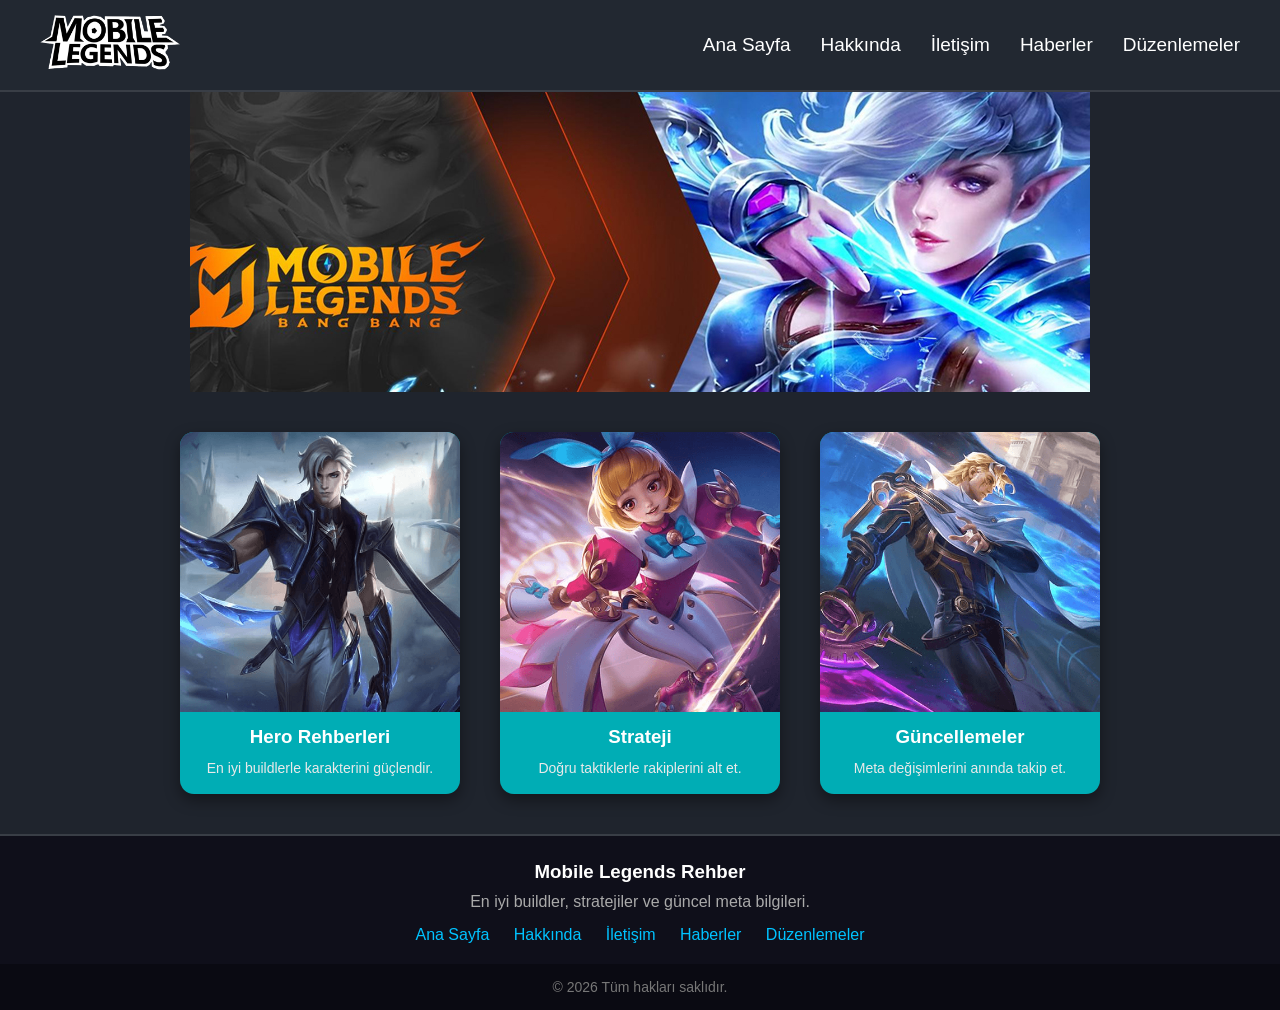
<file: index.html>
<!DOCTYPE html>
<html lang="tr">
<head>
    <meta charset="UTF-8">
    <meta name="viewport" content="width=device-width, initial-scale=1.0">
    <title>Ana Sayfa</title>
    <link rel="stylesheet" href="stil.css">
    <link rel="icon" type="image/png" href="img/fawicon.png">
</head>

<body>

<div id="anadiv">

    <header>
        <div class="logo">
            <img src="img/logo.png" alt="logo">
        </div>

        <nav>
            <ul>
                <li><a href="ana_sayfa.html">Ana Sayfa</a></li>
                <li><a href="hakkinda.html">Hakkında</a></li>
                <li><a href="iletisim.html">İletişim</a></li>
                <li><a href="haberler.html">Haberler</a></li>
                <li><a href="duzenlemeler.html">Düzenlemeler</a></li>
            </ul>
        </nav>
    </header>

    <!-- SLIDER -->
    <section class="banner">
        <div class="slide active">
            <img src="img/hazirbanner.jpg" alt="banner 1" >
        </div>

        <div class="slide">
            <img src="img/hazirbanner1.jpg" alt="banner 2">
        </div>

        <div class="slide">
            <img src="img/hazirbanner2.jpg" alt="banner 3">
        </div>
    </section>

    <!-- BOX SECTION -->
    <section class="boxes">

        <div class="box">
            <img src="img/aomon.png" alt="Aamon hero">
            <h3>Hero Rehberleri</h3>
            <p>En iyi buildlerle karakterini güçlendir.</p>
        </div>

        <div class="box">
            <img src="img/Angela.png" alt="Angela hero">
            <h3>Strateji</h3>
            <p>Doğru taktiklerle rakiplerini alt et.</p>
        </div>

        <div class="box">
            <img src="img/Nolan.png" alt="Nolan hero">
            <h3>Güncellemeler</h3>
            <p>Meta değişimlerini anında takip et.</p>
        </div>

    </section>

    <!-- FOOTER -->
    <footer>
        <div class="footer-content">
            <h3>Mobile Legends Rehber</h3>
            <p>En iyi buildler, stratejiler ve güncel meta bilgileri.</p>

            <div class="footer-links">
               <a href="ana_sayfa.html">Ana Sayfa</a>
            <a href="hakkinda.html">Hakkında</a>
            <a href="iletisim.html">İletişim</a>
            <a href="haberler.html">Haberler</a>
            <a href="duzenlemeler.html">Düzenlemeler</a>
            </div>
        </div>

        <div class="footer-bottom">
            <p>© 2026 Tüm hakları saklıdır.</p>
        </div>
    </footer>

</div>

<script>
let slides = document.querySelectorAll(".slide");
let index = 0;

setInterval(() => {
    slides[index].classList.remove("active");
    index = (index + 1) % slides.length;
    slides[index].classList.add("active");
}, 3000);
</script>

</body>
</html>
</file>
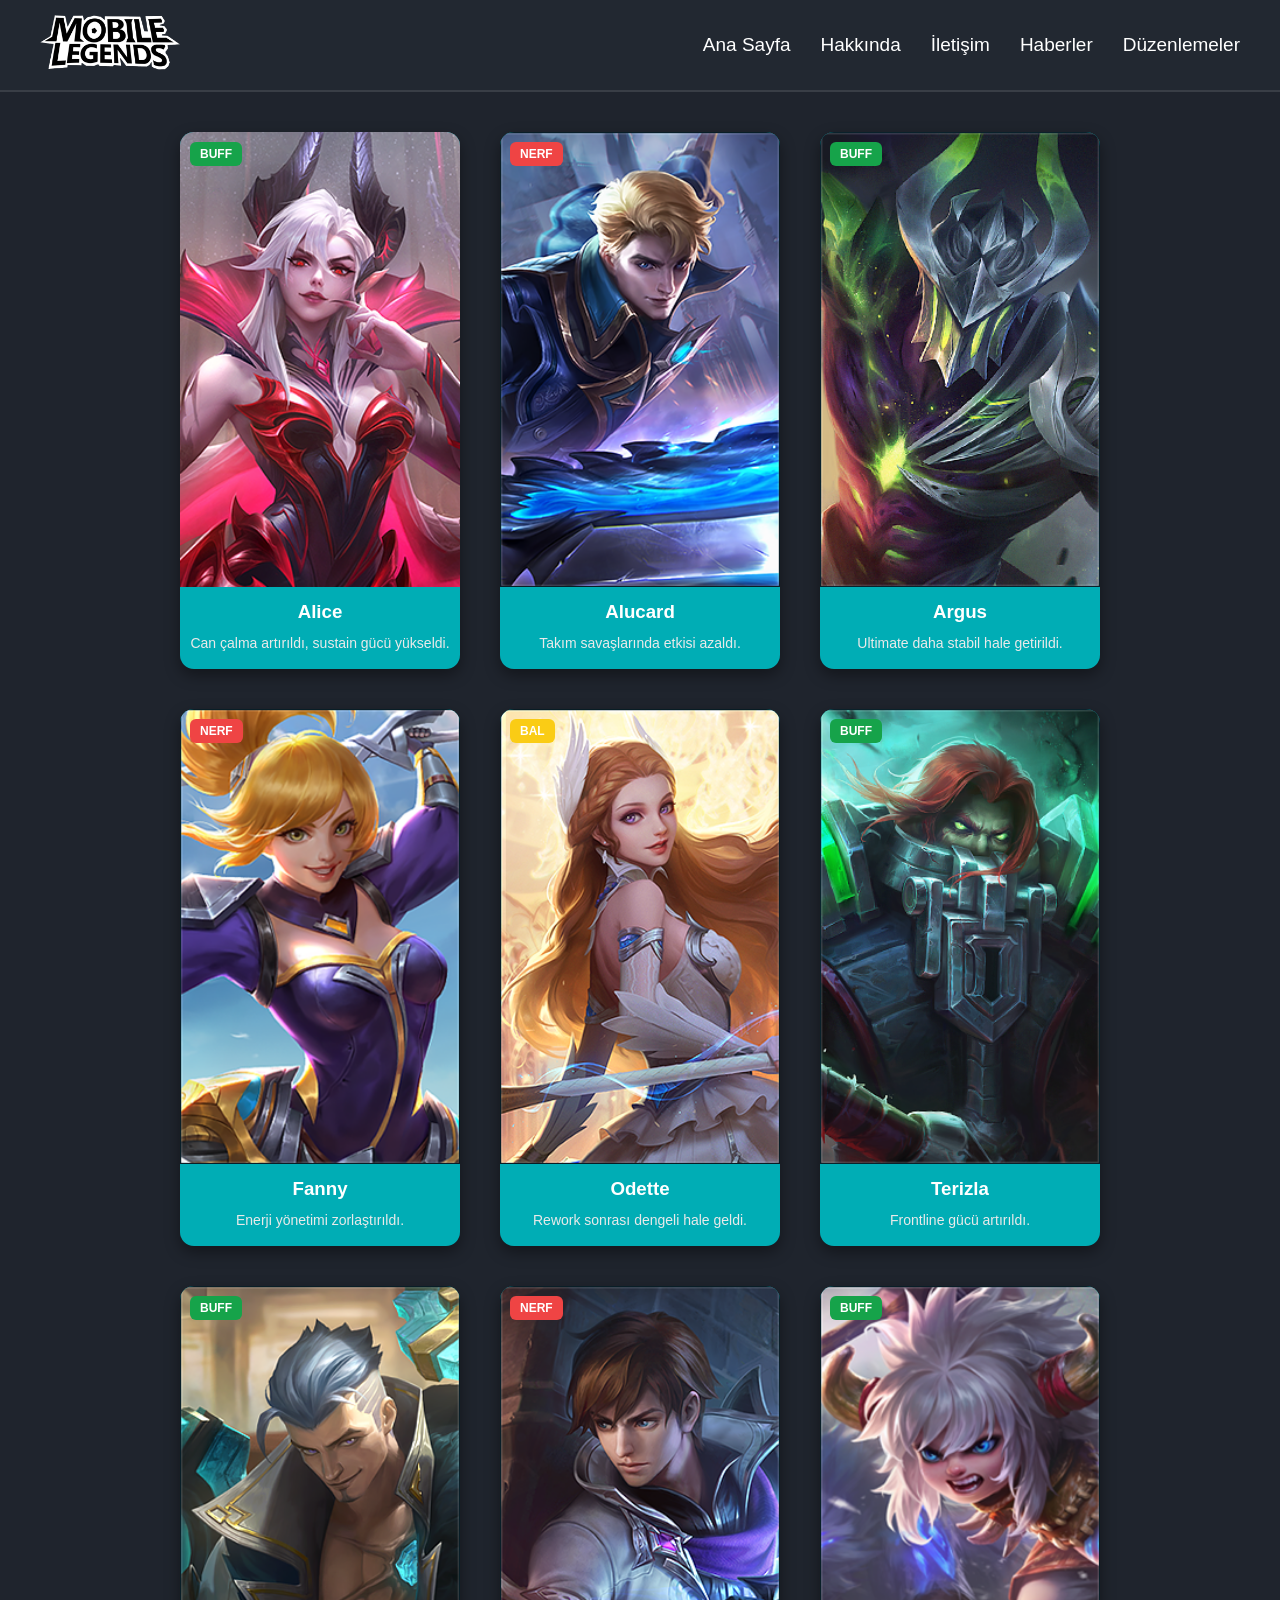
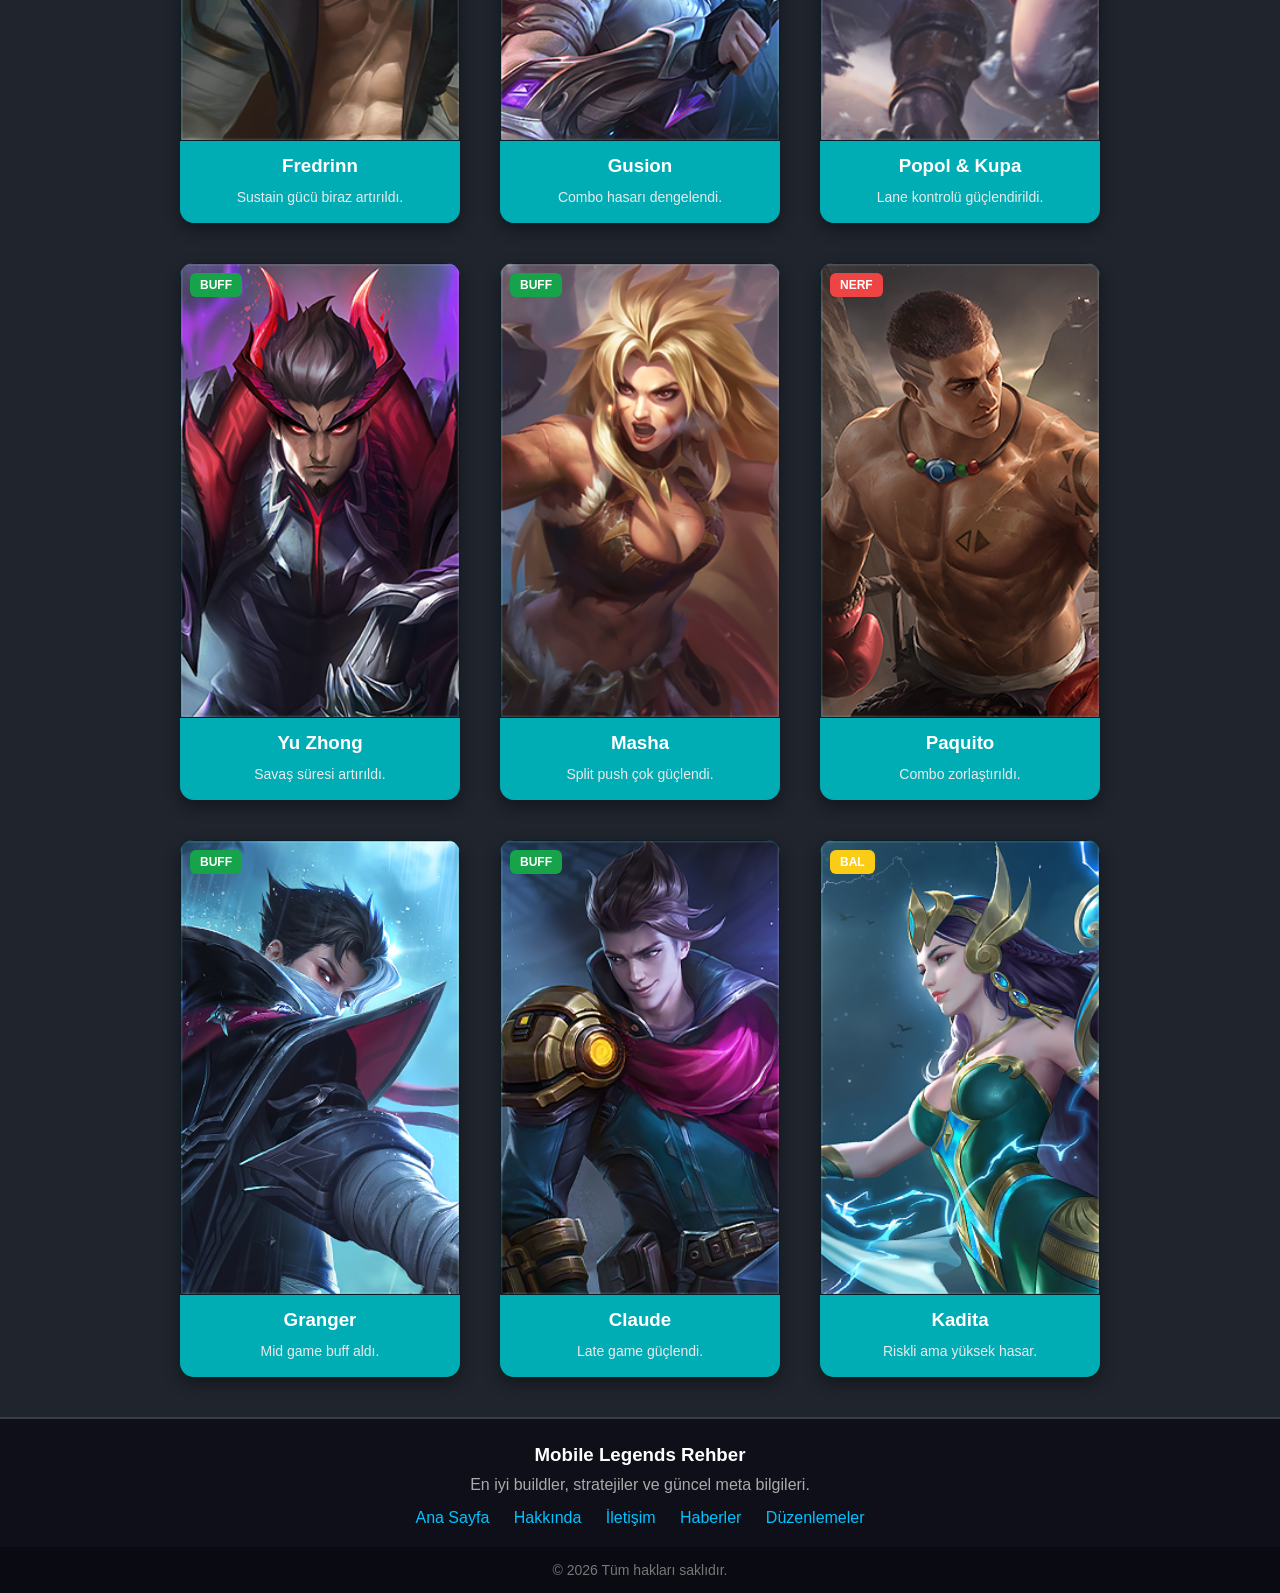
<file: duzenlemeler.html>
<!DOCTYPE html>
<html lang="tr">
<head>
    <meta charset="UTF-8">
    <meta name="viewport" content="width=device-width, initial-scale=1.0">
    <title>Düzenlemeler</title>
    <link rel="stylesheet" href="stil.css">
     <link rel="icon" type="image/png" href="img/fawicon.png">
</head>

<body>

<div id="anadiv">

    <header>
        <div class="logo">
            <img src="img/logo.png" alt="logo">
        </div>

        <nav>
            <ul>
                <li><a href="index.html">Ana Sayfa</a></li>
                <li><a href="hakkinda.html">Hakkında</a></li>
                <li><a href="iletisim.html">İletişim</a></li>
                <li><a href="haberler.html">Haberler</a></li>
                <li><a href="duzenlemeler.html">Düzenlemeler</a></li>
            </ul>
        </nav>
    </header>

<section class="boxes">

    <div class="box buff">
        <span class="tag">BUFF</span>
        <img src="img/alice.png">
        <h3>Alice</h3>
        <p>Can çalma artırıldı, sustain gücü yükseldi.</p>
    </div>

    <div class="box nerf">
        <span class="tag">NERF</span>
        <img src="img/alucard.png">
        <h3>Alucard</h3>
        <p>Takım savaşlarında etkisi azaldı.</p>
    </div>

    <div class="box buff">
        <span class="tag">BUFF</span>
        <img src="img/argus.png">
        <h3>Argus</h3>
        <p>Ultimate daha stabil hale getirildi.</p>
    </div>

    <div class="box nerf">
        <span class="tag">NERF</span>
        <img src="img/fanny.png">
        <h3>Fanny</h3>
        <p>Enerji yönetimi zorlaştırıldı.</p>
    </div>

    <div class="box balanced">
        <span class="tag">BAL</span>
        <img src="img/odette.png">
        <h3>Odette</h3>
        <p>Rework sonrası dengeli hale geldi.</p>
    </div>

    <div class="box buff">
        <span class="tag">BUFF</span>
        <img src="img/terizla.png">
        <h3>Terizla</h3>
        <p>Frontline gücü artırıldı.</p>
    </div>

    <div class="box buff">
        <span class="tag">BUFF</span>
        <img src="img/freddrin.png">
        <h3>Fredrinn</h3>
        <p>Sustain gücü biraz artırıldı.</p>
    </div>

    <div class="box nerf">
        <span class="tag">NERF</span>
        <img src="img/gusion.png">
        <h3>Gusion</h3>
        <p>Combo hasarı dengelendi.</p>
    </div>

    <div class="box buff">
        <span class="tag">BUFF</span>
        <img src="img/popol.png">
        <h3>Popol & Kupa</h3>
        <p>Lane kontrolü güçlendirildi.</p>
    </div>

    <div class="box buff">
        <span class="tag">BUFF</span>
        <img src="img/yuzhong.png">
        <h3>Yu Zhong</h3>
        <p>Savaş süresi artırıldı.</p>
    </div>

    <div class="box buff">
        <span class="tag">BUFF</span>
        <img src="img/masha.png">
        <h3>Masha</h3>
        <p>Split push çok güçlendi.</p>
    </div>

    <div class="box nerf">
        <span class="tag">NERF</span>
        <img src="img/paquito.png">
        <h3>Paquito</h3>
        <p>Combo zorlaştırıldı.</p>
    </div>

    <div class="box buff">
        <span class="tag">BUFF</span>
        <img src="img/granger.png">
        <h3>Granger</h3>
        <p>Mid game buff aldı.</p>
    </div>

    <div class="box buff">
        <span class="tag">BUFF</span>
        <img src="img/claude.png">
        <h3>Claude</h3>
        <p>Late game güçlendi.</p>
    </div>

    <div class="box balanced">
        <span class="tag">BAL</span>
        <img src="img/kadita.png">
        <h3>Kadita</h3>
        <p>Riskli ama yüksek hasar.</p>
    </div>

</section>



    

    <!-- FOOTER -->
    <footer>
        <div class="footer-content">
            <h3>Mobile Legends Rehber</h3>
            <p>En iyi buildler, stratejiler ve güncel meta bilgileri.</p>

            <div class="footer-links">
                <a href="index.html">Ana Sayfa</a>
            <a href="hakkinda.html">Hakkında</a>
            <a href="iletisim.html">İletişim</a>
            <a href="haberler.html">Haberler</a>
            <a href="duzenlemeler.html">Düzenlemeler</a>
            </div>
        </div>

        <div class="footer-bottom">
            <p>© 2026 Tüm hakları saklıdır.</p>
        </div>
    </footer>

</div>

<script>
let slides = document.querySelectorAll(".slide");
let index = 0;

setInterval(() => {
    slides[index].classList.remove("active");
    index = (index + 1) % slides.length;
    slides[index].classList.add("active");
}, 3000);
</script>

</body>
</html>
</file>
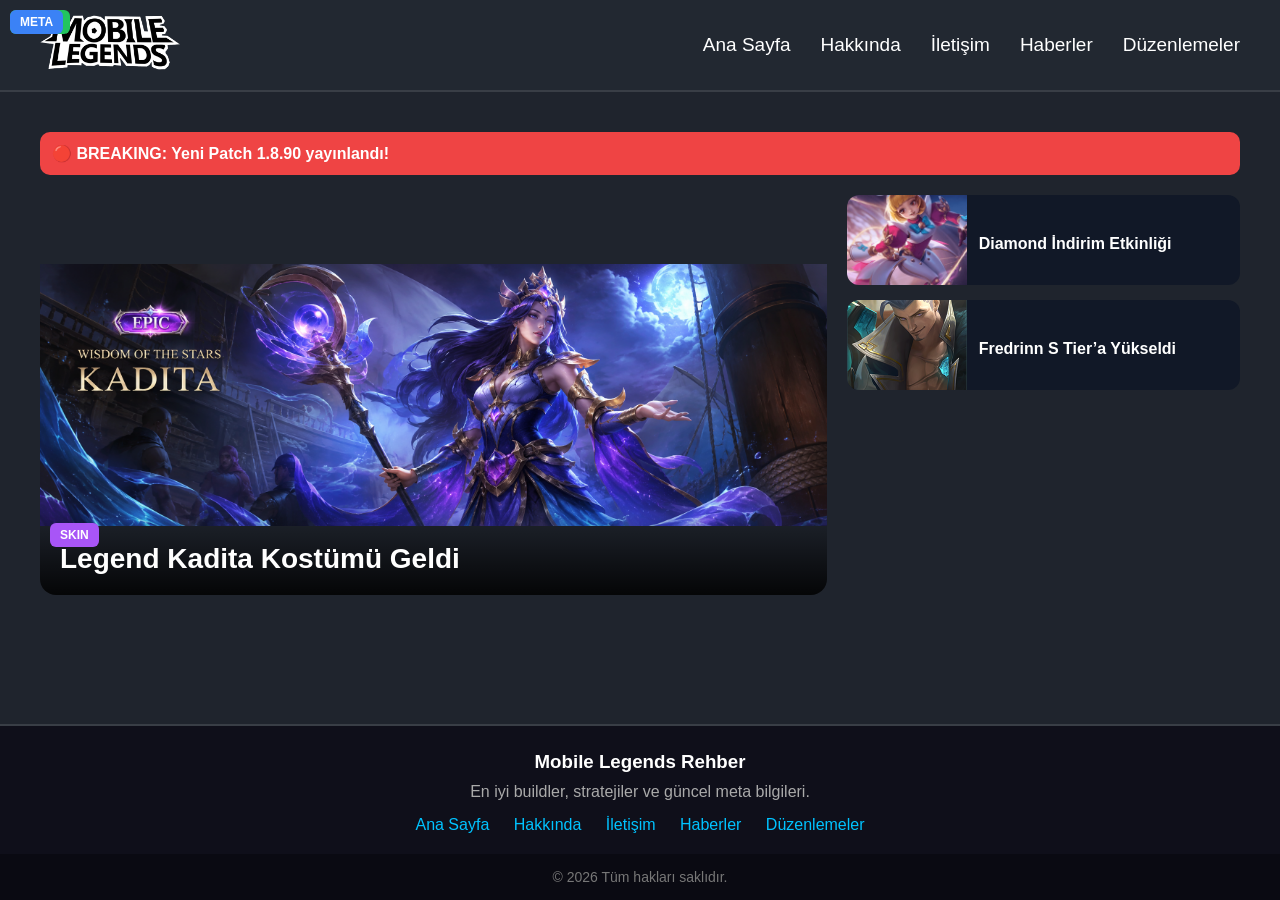
<file: haberler.html>
<!DOCTYPE html>
<html lang="tr">
<head>
    <meta charset="UTF-8">
    <meta name="viewport" content="width=device-width, initial-scale=1.0">
    <title>Haberler</title>
    <link rel="stylesheet" href="stil.css">
    <link rel="icon" type="image/png" href="img/fawicon.png">
</head>

<body>

<div id="anadiv">

<header>
    <div class="logo">
        <img src="img/logo.png" alt="logo">
    </div>

    <nav>
        <ul>
            <li><a href="index.html">Ana Sayfa</a></li>
            <li><a href="hakkinda.html">Hakkında</a></li>
            <li><a href="iletisim.html">İletişim</a></li>
            <li><a href="haberler.html">Haberler</a></li>
            <li><a href="duzenlemeler.html">Düzenlemeler</a></li>
        </ul>
    </nav>
</header>

<!-- ABOUT -->
<section class="news-container">

    <!-- BREAKING -->
    <div class="breaking">
        🔴 BREAKING: Yeni Patch 1.8.90 yayınlandı!
    </div>

    <!-- FEATURED SLIDER -->
    <div class="slider">

        <div class="slide active">
            <img src="img/epickadita.png">
            <div class="caption">
                <span class="tag skin">SKIN</span>
                <h2>Legend Kadita Kostümü Geldi</h2>
            </div>
        </div>

        <div class="slide">
            <img src="img/batllepas.png">
            <div class="caption">
                <span class="tag pass">PASS</span>
                <h2>Sezon 30 Battle Pass Aktif</h2>
            </div>
        </div>

        <div class="slide">
            <img src="img/newmeta.png">
            <div class="caption">
                <span class="tag meta">META</span>
                <h2>Yeni Meta Açıklandı</h2>
            </div>
        </div>

    </div>

    <!-- SIDE NEWS -->
    <div class="side-news">

        <div class="card">
            <img src="img/Angela.png">
            <div>
                <span class="tag event">EVENT</span>
                <h4>Diamond İndirim Etkinliği</h4>
            </div>
        </div>

         <div class="card">
            <img src="img/freddrin.png">
            <div>
               <span class="tag meta">META</span>
                <h4>Fredrinn S Tier’a Yükseldi</h4>
            </div>
        </div>

    </div>

</section>
<!-- FOOTER (ARTIK DIŞARIDA!) -->
<footer>
    <div class="footer-content">
        <h3>Mobile Legends Rehber</h3>
        <p>En iyi buildler, stratejiler ve güncel meta bilgileri.</p>

        <div class="footer-links">
            <a href="index.html">Ana Sayfa</a>
            <a href="hakkinda.html">Hakkında</a>
            <a href="iletisim.html">İletişim</a>
            <a href="haberler.html">Haberler</a>
            <a href="duzenlemeler.html">Düzenlemeler</a>
        </div>
    </div>

    <div class="footer-bottom">
        <p>© 2026 Tüm hakları saklıdır.</p>
    </div>
</footer>

</div>
<script>
let slides = document.querySelectorAll(".slide");
let i = 0;

setInterval(() => {
    slides[i].classList.remove("active");
    i = (i + 1) % slides.length;
    slides[i].classList.add("active");
}, 4000);
</script>
</body>
</html>
</file>
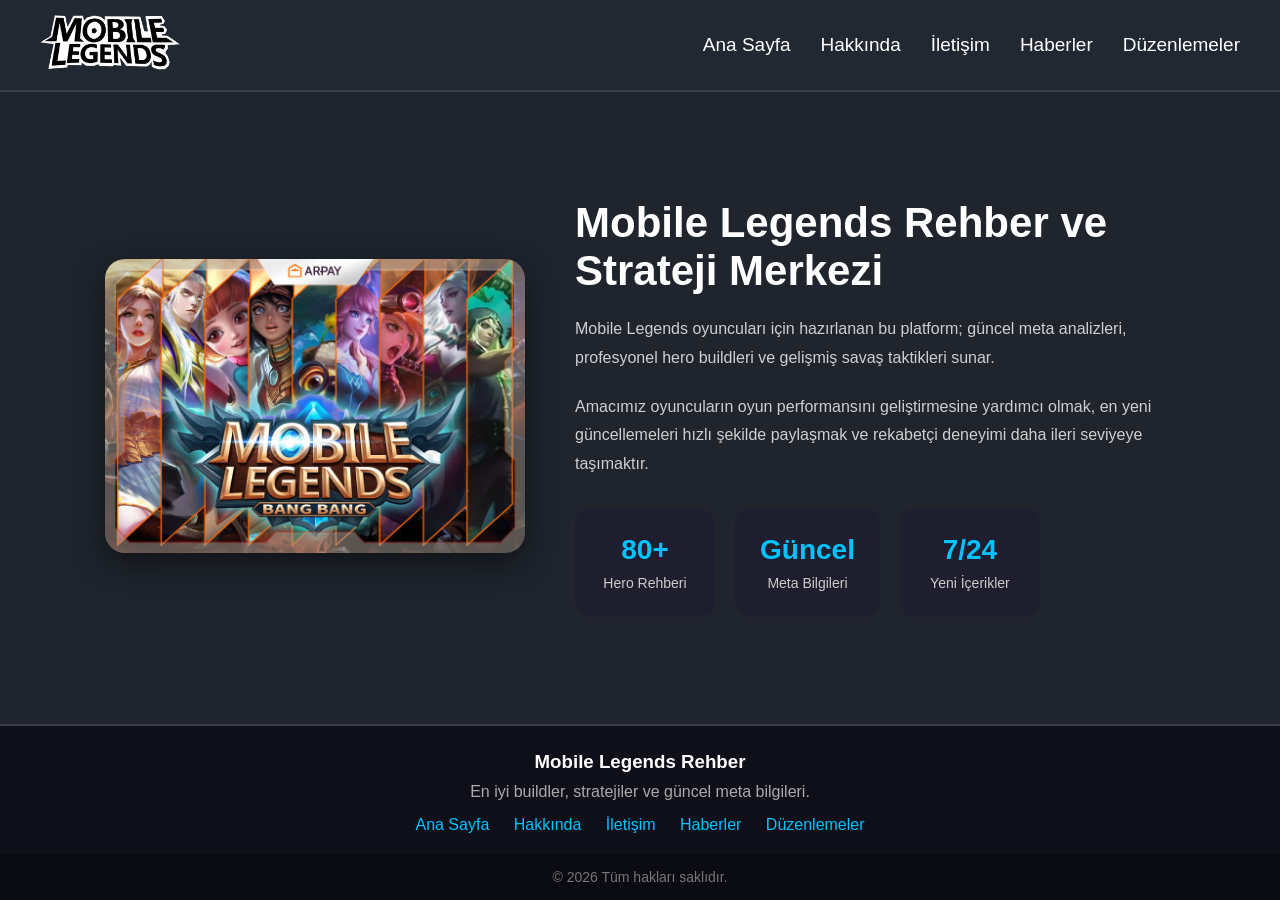
<file: hakkinda.html>
<!DOCTYPE html>
<html lang="tr">
<head>
    <meta charset="UTF-8">
    <meta name="viewport" content="width=device-width, initial-scale=1.0">
    <title>Hakkında</title>
    <link rel="stylesheet" href="stil.css">
     <link rel="icon" type="image/png" href="img/fawicon.png">
</head>

<body>

<div id="anadiv">

<header>
    <div class="logo">
        <img src="img/logo.png" alt="logo">
    </div>

    <nav>
        <ul>
            <li><a href="index.html">Ana Sayfa</a></li>
            <li><a href="hakkinda.html">Hakkında</a></li>
            <li><a href="iletisim.html">İletişim</a></li>
            <li><a href="haberler.html">Haberler</a></li>
            <li><a href="duzenlemeler.html">Düzenlemeler</a></li>
        </ul>
    </nav>
</header>

<!-- ABOUT -->
<section class="about">

    <div class="about-left">
        <img src="img/banner3.jpg" alt="Mobile Legends karakter">
    </div>

    <div class="about-right">

        <h2>Mobile Legends Rehber ve Strateji Merkezi</h2>

        <p>
            Mobile Legends oyuncuları için hazırlanan bu platform;
            güncel meta analizleri, profesyonel hero buildleri ve gelişmiş
            savaş taktikleri sunar.
        </p>

        <p>
            Amacımız oyuncuların oyun performansını geliştirmesine yardımcı olmak,
            en yeni güncellemeleri hızlı şekilde paylaşmak ve rekabetçi deneyimi
            daha ileri seviyeye taşımaktır.
        </p>

        <div class="about-info">

           <a href="karakterler.html"> <div class="info-box">
                <h3>80+</h3>
                <span>Hero Rehberi</span>
            </div></a>

          <a href="duzenlemeler.html"> <div class="info-box">
                <h3>Güncel</h3>
                <span>Meta Bilgileri</span>
            </div></a>

            <a href="haberler.html"><div class="info-box">
                <h3>7/24</h3>
                <span>Yeni İçerikler</span>
            </div></a>

        </div>

    </div>

</section>

<!-- FOOTER (ARTIK DIŞARIDA!) -->
<footer>
    <div class="footer-content">
        <h3>Mobile Legends Rehber</h3>
        <p>En iyi buildler, stratejiler ve güncel meta bilgileri.</p>

        <div class="footer-links">
            <a href="index.html">Ana Sayfa</a>
            <a href="hakkinda.html">Hakkında</a>
            <a href="iletisim.html">İletişim</a>
            <a href="haberler.html">Haberler</a>
            <a href="duzenlemeler.html">Düzenlemeler</a>
        </div>
    </div>

    <div class="footer-bottom">
        <p>© 2026 Tüm hakları saklıdır.</p>
    </div>
</footer>

</div>

</body>
</html>
</file>
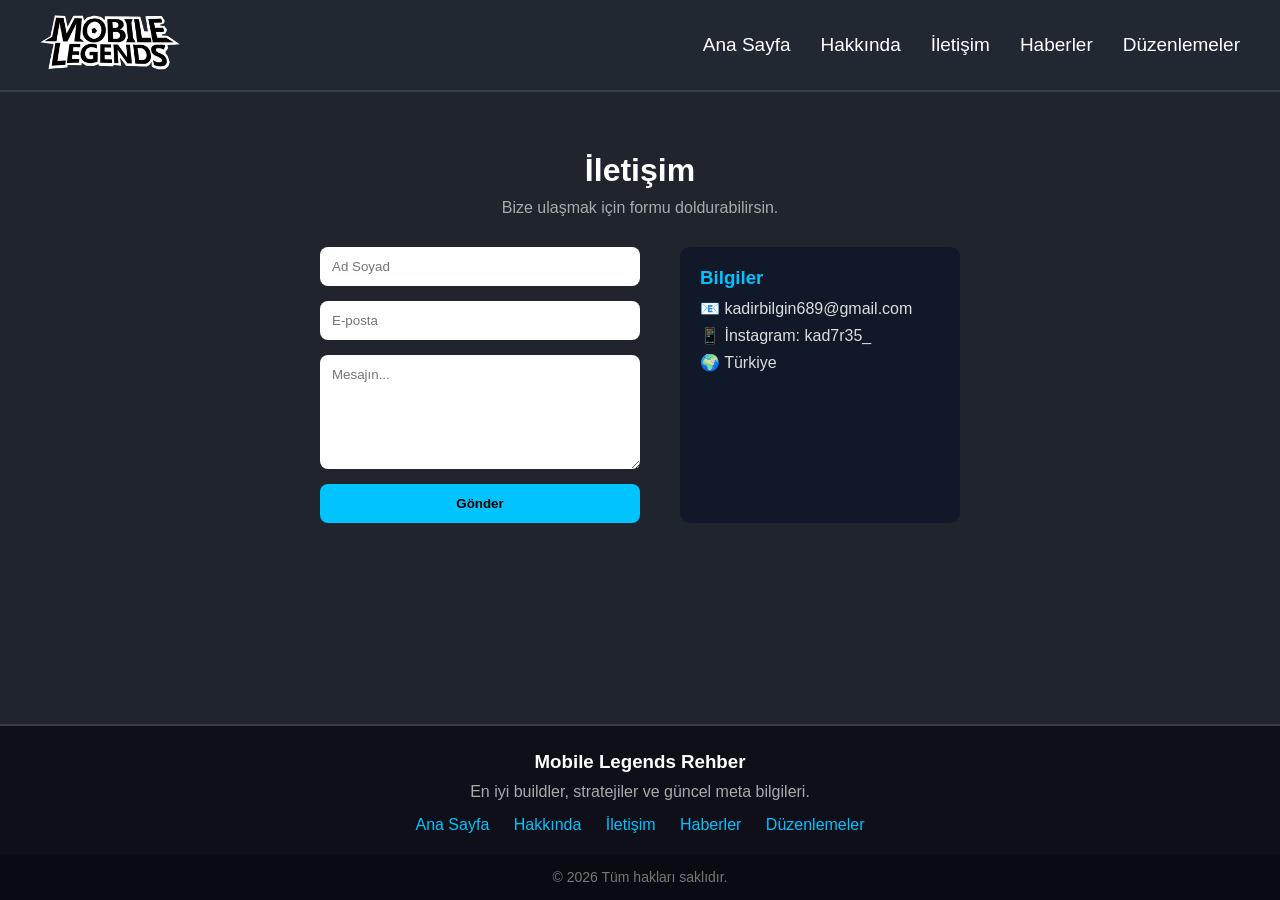
<file: iletisim.html>
<!DOCTYPE html>
<html lang="tr">
<head>
    <meta charset="UTF-8">
    <meta name="viewport" content="width=device-width, initial-scale=1.0">
    <title>İletişim</title>
    <link rel="stylesheet" href="stil.css">
      <link rel="icon" type="image/png" href="img/fawicon.png">
</head>

<body>

<div id="anadiv">

<!-- HEADER -->
<header>
    <div class="logo">
        <img src="img/logo.png" alt="logo">
    </div>

    <nav>
        <ul>
            <li><a href="index.html">Ana Sayfa</a></li>
            <li><a href="hakkinda.html">Hakkında</a></li>
            <li><a href="iletisim.html">İletişim</a></li>
            <li><a href="haberler.html">Haberler</a></li>
            <li><a href="duzenlemeler.html">Düzenlemeler</a></li>
        </ul>
    </nav>
</header>

<!-- CONTACT SECTION -->
<section class="contact">

    <h2>İletişim</h2>
    <p>Bize ulaşmak için formu doldurabilirsin.</p>

    <div class="contact-container">

        <!-- FORM -->
        <form class="contact-form">

            <input type="text" placeholder="Ad Soyad" required>

            <input type="email" placeholder="E-posta" required>

            <textarea placeholder="Mesajın..." rows="6" required></textarea>

            <button type="submit">Gönder</button>

        </form>

        <!-- INFO -->
        <div class="contact-info">

            <h3>Bilgiler</h3>

            <p>📧 kadirbilgin689@gmail.com</p>
            <p>📱 İnstagram: kad7r35_</p>
            <p>🌍 Türkiye</p>

        </div>

    </div>

</section>

<!-- FOOTER -->
<footer>
    <div class="footer-content">
        <h3>Mobile Legends Rehber</h3>
        <p>En iyi buildler, stratejiler ve güncel meta bilgileri.</p>

        <div class="footer-links">
            <a href="index.html">Ana Sayfa</a>
            <a href="hakkinda.html">Hakkında</a>
            <a href="iletisim.html">İletişim</a>
            <a href="haberler.html">Haberler</a>
            <a href="duzenlemeler.html">Düzenlemeler</a>
        </div>
    </div>

    <div class="footer-bottom">
        <p>© 2026 Tüm hakları saklıdır.</p>
    </div>
</footer>

</div>

</body>
</html>
</file>
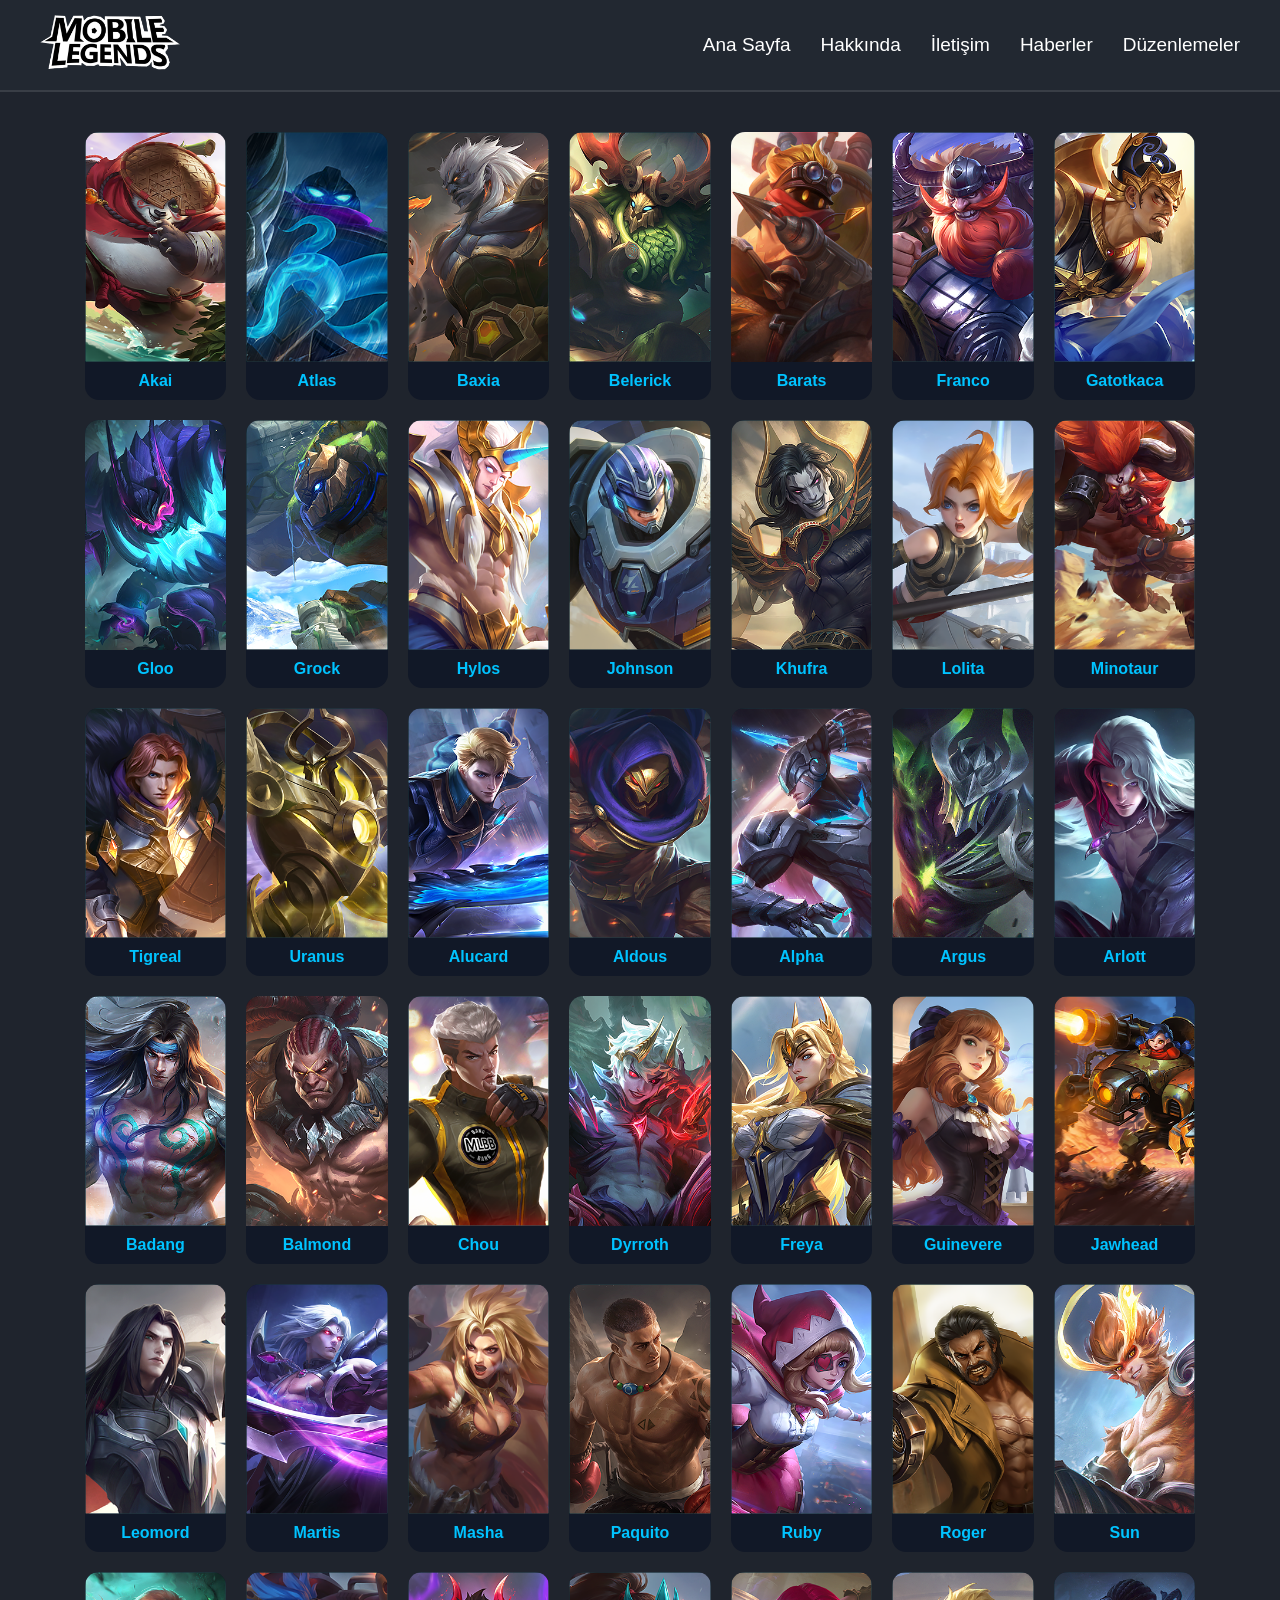
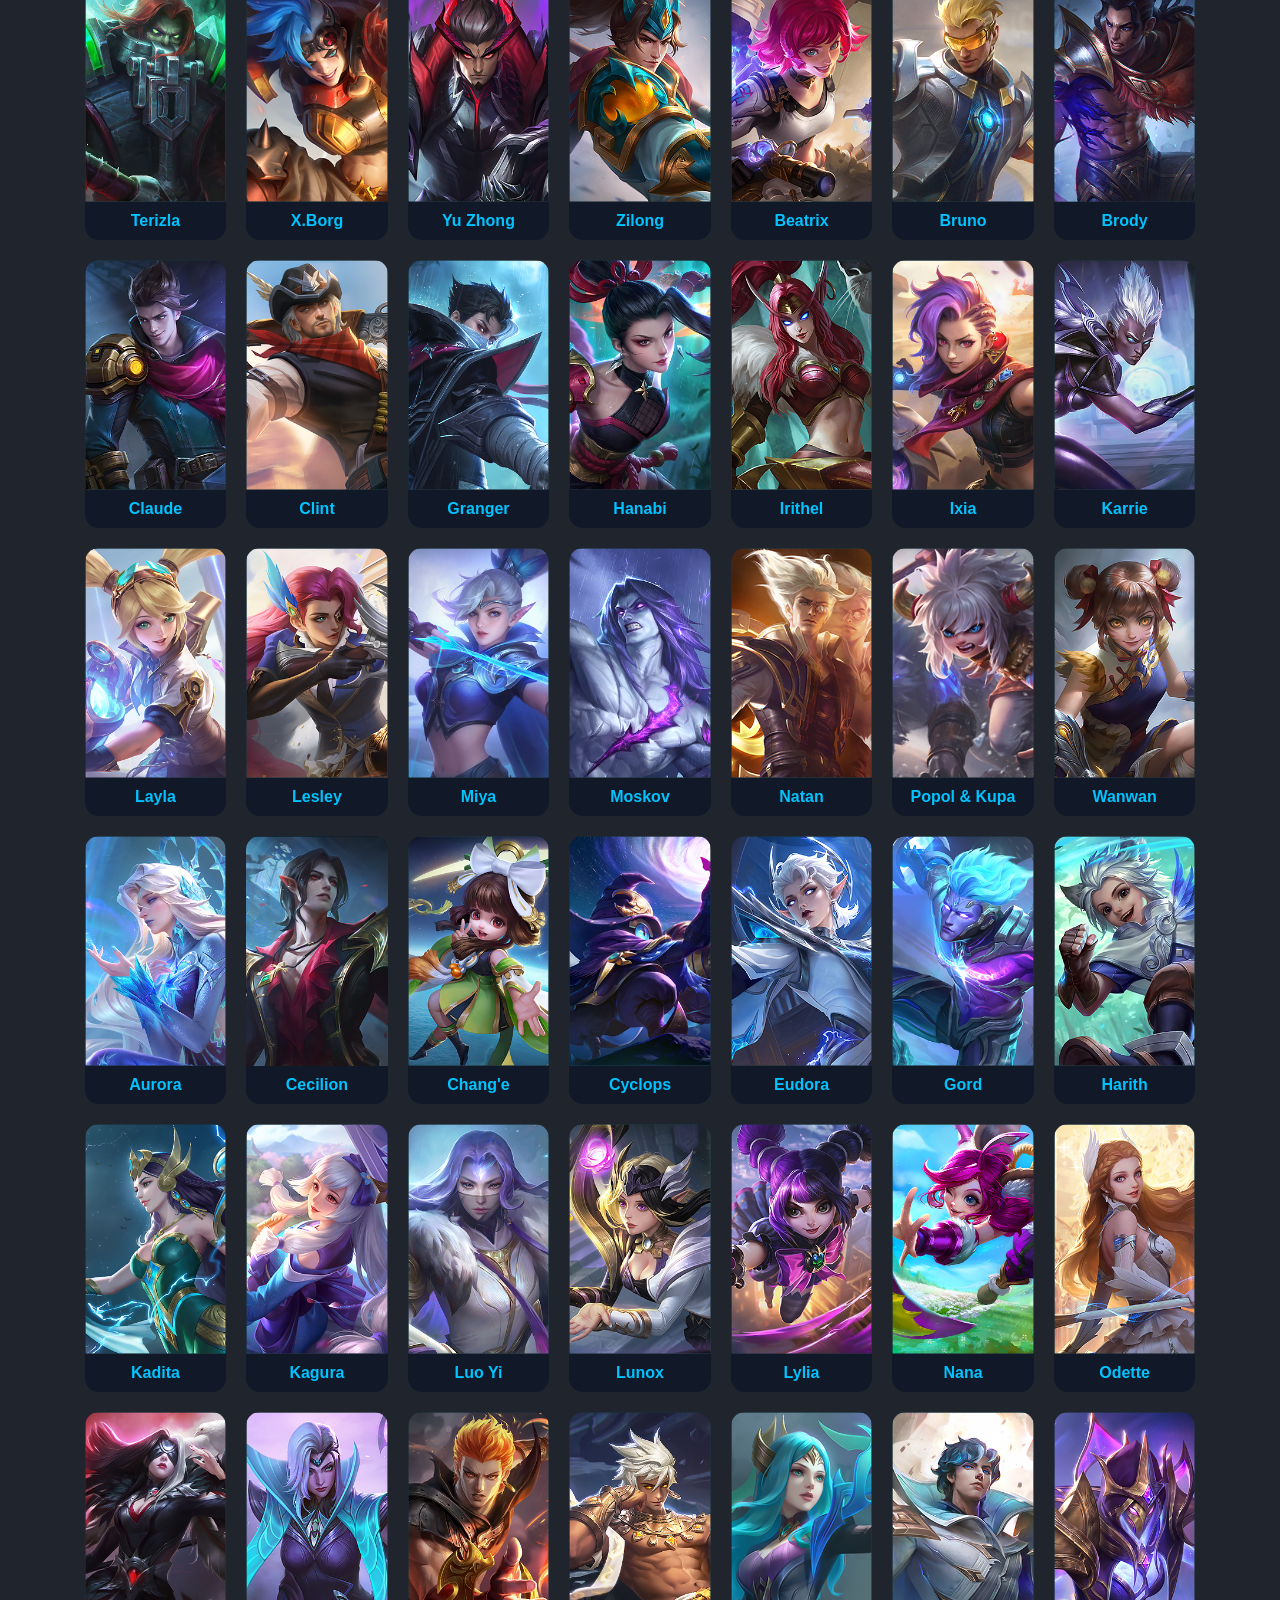
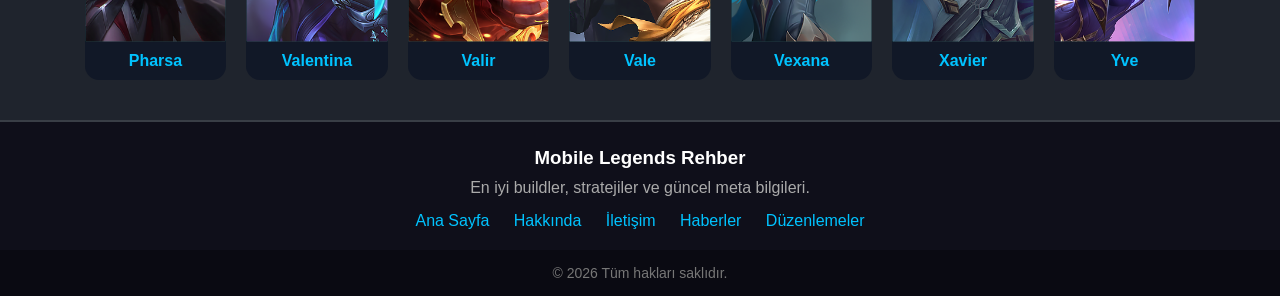
<file: karakterler.html>
<!DOCTYPE html>
<html lang="tr">
<head>
    <meta charset="UTF-8">
    <meta name="viewport" content="width=device-width, initial-scale=1.0">
    <title>karakterler</title>
    <link rel="stylesheet" href="stil.css">
      <link rel="icon" type="image/png" href="img/fawicon.png">
</head>

<body>

<div id="anadiv">

    <header>
        <div class="logo">
            <img src="img/logo.png" alt="logo">
        </div>

        <nav>
            <ul>
                <li><a href="index.html">Ana Sayfa</a></li>
                <li><a href="hakkinda.html">Hakkında</a></li>
                <li><a href="iletisim.html">İletişim</a></li>
                <li><a href="haberler.html">Haberler</a></li>
                <li><a href="duzenlemeler.html">Düzenlemeler</a></li>
            </ul>
        </nav>
    </header>
<div class="hero-grid">
<!-- TANK -->
<div class="hero-card tank"><img src="img/akai.png"><div class="name">Akai</div></div>
<div class="hero-card tank"><img src="img/atlas.png"><div class="name">Atlas</div></div>
<div class="hero-card tank"><img src="img/baxia.png"><div class="name">Baxia</div></div>
<div class="hero-card tank"><img src="img/belerick.png"><div class="name">Belerick</div></div>
<div class="hero-card tank"><img src="img/barats.png"><div class="name">Barats</div></div>
<div class="hero-card tank"><img src="img/franco.png"><div class="name">Franco</div></div>
<div class="hero-card tank"><img src="img/gatotkaca.png"><div class="name">Gatotkaca</div></div>
<div class="hero-card tank"><img src="img/gloo.png"><div class="name">Gloo</div></div>
<div class="hero-card tank"><img src="img/grock.png"><div class="name">Grock</div></div>
<div class="hero-card tank"><img src="img/hylos.png"><div class="name">Hylos</div></div>
<div class="hero-card tank"><img src="img/johnson.png"><div class="name">Johnson</div></div>
<div class="hero-card tank"><img src="img/khufra.png"><div class="name">Khufra</div></div>
<div class="hero-card tank"><img src="img/lolita.png"><div class="name">Lolita</div></div>
<div class="hero-card tank"><img src="img/minotaur.png"><div class="name">Minotaur</div></div>
<div class="hero-card tank"><img src="img/tigreal.png"><div class="name">Tigreal</div></div>
<div class="hero-card tank"><img src="img/uranus.png"><div class="name">Uranus</div></div>

<!-- FIGHTER -->
<div class="hero-card fighter"><img src="img/alucard.png"><div class="name">Alucard</div></div>
<div class="hero-card fighter"><img src="img/aldous.png"><div class="name">Aldous</div></div>
<div class="hero-card fighter"><img src="img/alpha.png"><div class="name">Alpha</div></div>
<div class="hero-card fighter"><img src="img/argus.png"><div class="name">Argus</div></div>
<div class="hero-card fighter"><img src="img/arlott.png"><div class="name">Arlott</div></div>
<div class="hero-card fighter"><img src="img/badang.png"><div class="name">Badang</div></div>
<div class="hero-card fighter"><img src="img/balmond.png"><div class="name">Balmond</div></div>
<div class="hero-card fighter"><img src="img/chou.png"><div class="name">Chou</div></div>
<div class="hero-card fighter"><img src="img/dyrroth.png"><div class="name">Dyrroth</div></div>
<div class="hero-card fighter"><img src="img/freya.png"><div class="name">Freya</div></div>
<div class="hero-card fighter"><img src="img/guinevere.png"><div class="name">Guinevere</div></div>
<div class="hero-card fighter"><img src="img/jawhead.png"><div class="name">Jawhead</div></div>
<div class="hero-card fighter"><img src="img/leomord.png"><div class="name">Leomord</div></div>
<div class="hero-card fighter"><img src="img/martis.png"><div class="name">Martis</div></div>
<div class="hero-card fighter"><img src="img/masha.png"><div class="name">Masha</div></div>
<div class="hero-card fighter"><img src="img/paquito.png"><div class="name">Paquito</div></div>
<div class="hero-card fighter"><img src="img/ruby.png"><div class="name">Ruby</div></div>
<div class="hero-card fighter"><img src="img/roger.png"><div class="name">Roger</div></div>
<div class="hero-card fighter"><img src="img/sun.png"><div class="name">Sun</div></div>
<div class="hero-card fighter"><img src="img/terizla.png"><div class="name">Terizla</div></div>
<div class="hero-card fighter"><img src="img/xborg.png"><div class="name">X.Borg</div></div>
<div class="hero-card fighter"><img src="img/yuzhong.png"><div class="name">Yu Zhong</div></div>
<div class="hero-card fighter"><img src="img/zilong.png"><div class="name">Zilong</div></div>

<!-- MARKSMAN -->
<div class="hero-card marksman"><img src="img/beatrix.png"><div class="name">Beatrix</div></div>
<div class="hero-card marksman"><img src="img/bruno.png"><div class="name">Bruno</div></div>
<div class="hero-card marksman"><img src="img/brody.png"><div class="name">Brody</div></div>
<div class="hero-card marksman"><img src="img/claude.png"><div class="name">Claude</div></div>
<div class="hero-card marksman"><img src="img/clint.png"><div class="name">Clint</div></div>
<div class="hero-card marksman"><img src="img/granger.png"><div class="name">Granger</div></div>
<div class="hero-card marksman"><img src="img/hanabi.png"><div class="name">Hanabi</div></div>
<div class="hero-card marksman"><img src="img/irithel.png"><div class="name">Irithel</div></div>
<div class="hero-card marksman"><img src="img/ixia.png"><div class="name">Ixia</div></div>
<div class="hero-card marksman"><img src="img/karrie.png"><div class="name">Karrie</div></div>
<div class="hero-card marksman"><img src="img/layla.png"><div class="name">Layla</div></div>
<div class="hero-card marksman"><img src="img/lesley.png"><div class="name">Lesley</div></div>
<div class="hero-card marksman"><img src="img/miya.png"><div class="name">Miya</div></div>
<div class="hero-card marksman"><img src="img/moskov.png"><div class="name">Moskov</div></div>
<div class="hero-card marksman"><img src="img/natan.png"><div class="name">Natan</div></div>
<div class="hero-card marksman"><img src="img/popol.png"><div class="name">Popol & Kupa</div></div>
<div class="hero-card marksman"><img src="img/wanwan.png"><div class="name">Wanwan</div></div>

<!-- MAGE -->
<div class="hero-card mage"><img src="img/aurora.png"><div class="name">Aurora</div></div>
<div class="hero-card mage"><img src="img/cecilion.png"><div class="name">Cecilion</div></div>
<div class="hero-card mage"><img src="img/change.png"><div class="name">Chang'e</div></div>
<div class="hero-card mage"><img src="img/cyclops.png"><div class="name">Cyclops</div></div>
<div class="hero-card mage"><img src="img/eudora.png"><div class="name">Eudora</div></div>
<div class="hero-card mage"><img src="img/gord.png"><div class="name">Gord</div></div>
<div class="hero-card mage"><img src="img/harith.png"><div class="name">Harith</div></div>
<div class="hero-card mage"><img src="img/kadita.png"><div class="name">Kadita</div></div>
<div class="hero-card mage"><img src="img/kagura.png"><div class="name">Kagura</div></div>
<div class="hero-card mage"><img src="img/luo_yi.png"><div class="name">Luo Yi</div></div>
<div class="hero-card mage"><img src="img/lunox.png"><div class="name">Lunox</div></div>
<div class="hero-card mage"><img src="img/lylia.png"><div class="name">Lylia</div></div>
<div class="hero-card mage"><img src="img/nana.png"><div class="name">Nana</div></div>
<div class="hero-card mage"><img src="img/odette.png"><div class="name">Odette</div></div>
<div class="hero-card mage"><img src="img/pharsa.png"><div class="name">Pharsa</div></div>
<div class="hero-card mage"><img src="img/valentina.png"><div class="name">Valentina</div></div>
<div class="hero-card mage"><img src="img/valir.png"><div class="name">Valir</div></div>
<div class="hero-card mage"><img src="img/vale.png"><div class="name">Vale</div></div>
<div class="hero-card mage"><img src="img/vexana.png"><div class="name">Vexana</div></div>
<div class="hero-card mage"><img src="img/xavier.png"><div class="name">Xavier</div></div>
<div class="hero-card mage"><img src="img/yve.png"><div class="name">Yve</div></div>
</div>
    <!-- FOOTER -->
    <footer>
        <div class="footer-content">
            <h3>Mobile Legends Rehber</h3>
            <p>En iyi buildler, stratejiler ve güncel meta bilgileri.</p>

            <div class="footer-links">
               <a href="index.html">Ana Sayfa</a>
            <a href="hakkinda.html">Hakkında</a>
            <a href="iletisim.html">İletişim</a>
            <a href="haberler.html">Haberler</a>
            <a href="duzenlemeler.html">Düzenlemeler</a>
            </div>
        </div>

        <div class="footer-bottom">
            <p>© 2026 Tüm hakları saklıdır.</p>
        </div>
    </footer>

</div>


</body>
</html>
</file>
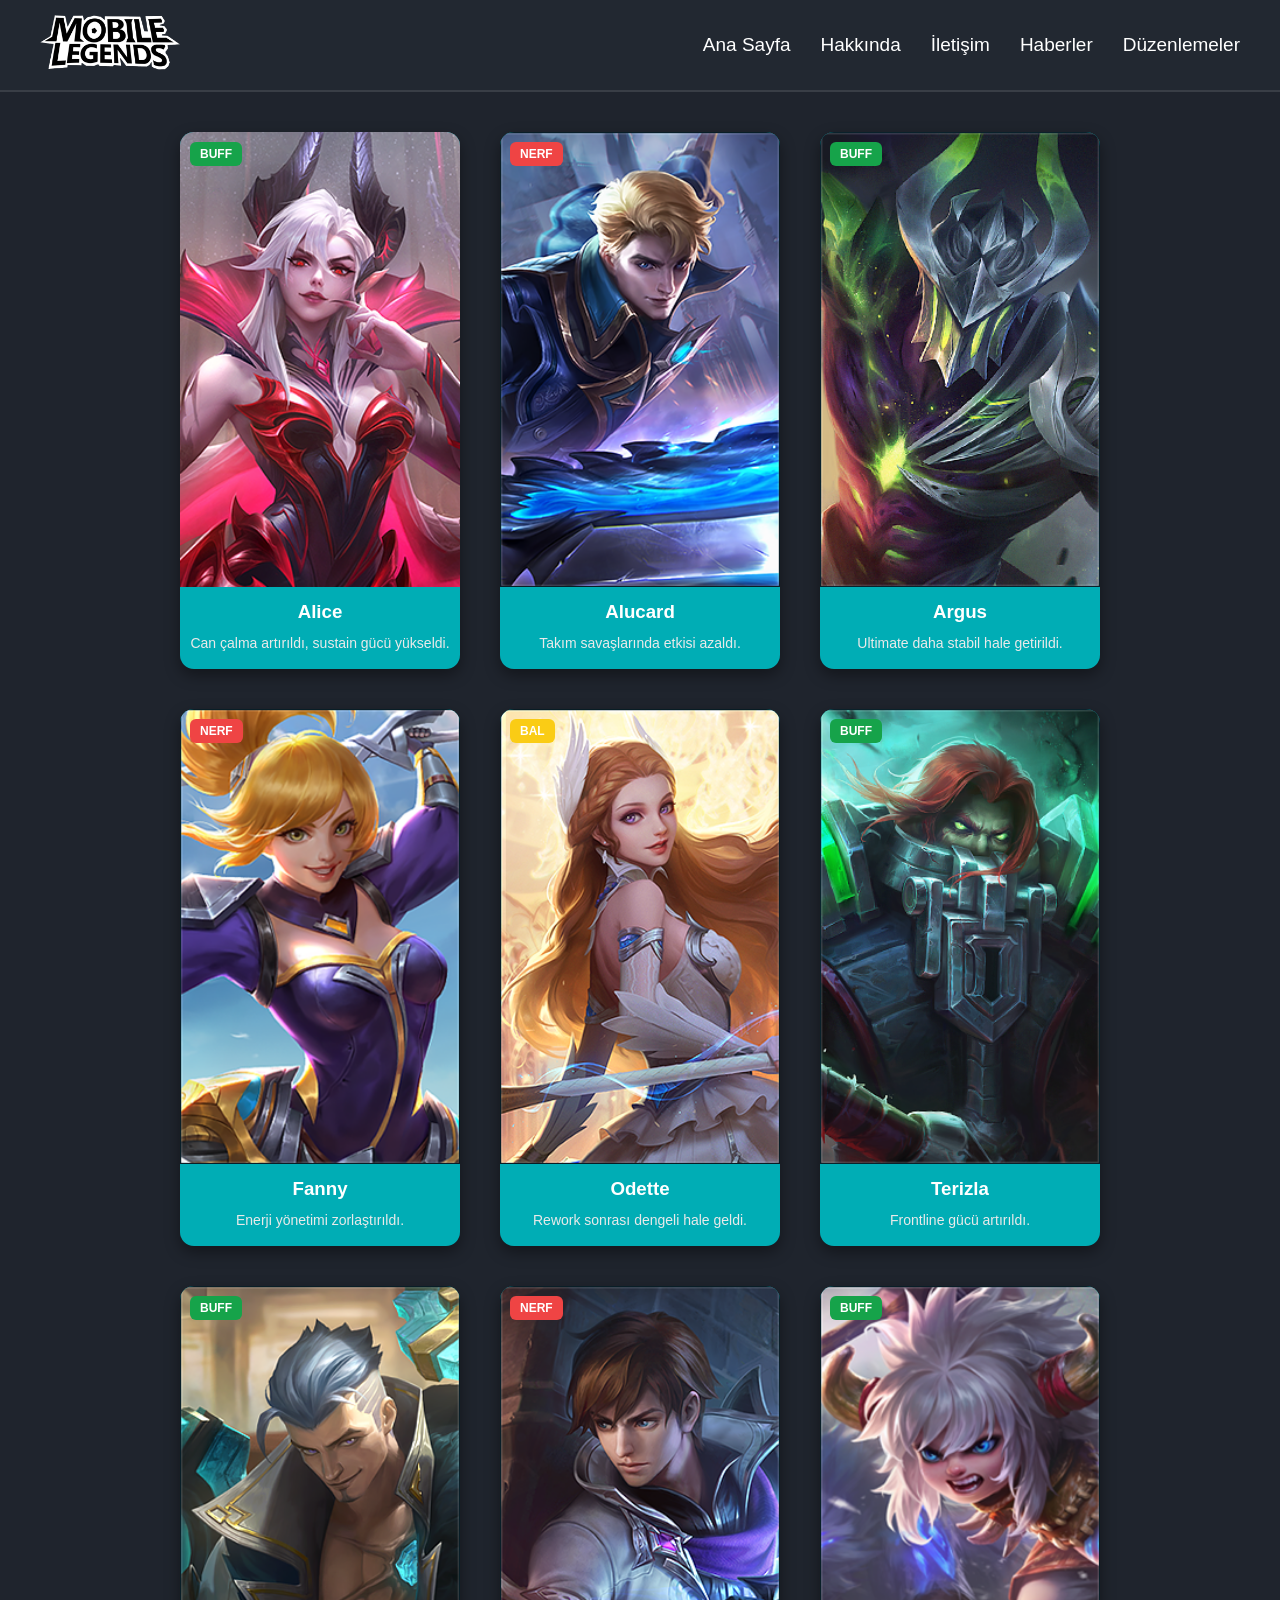
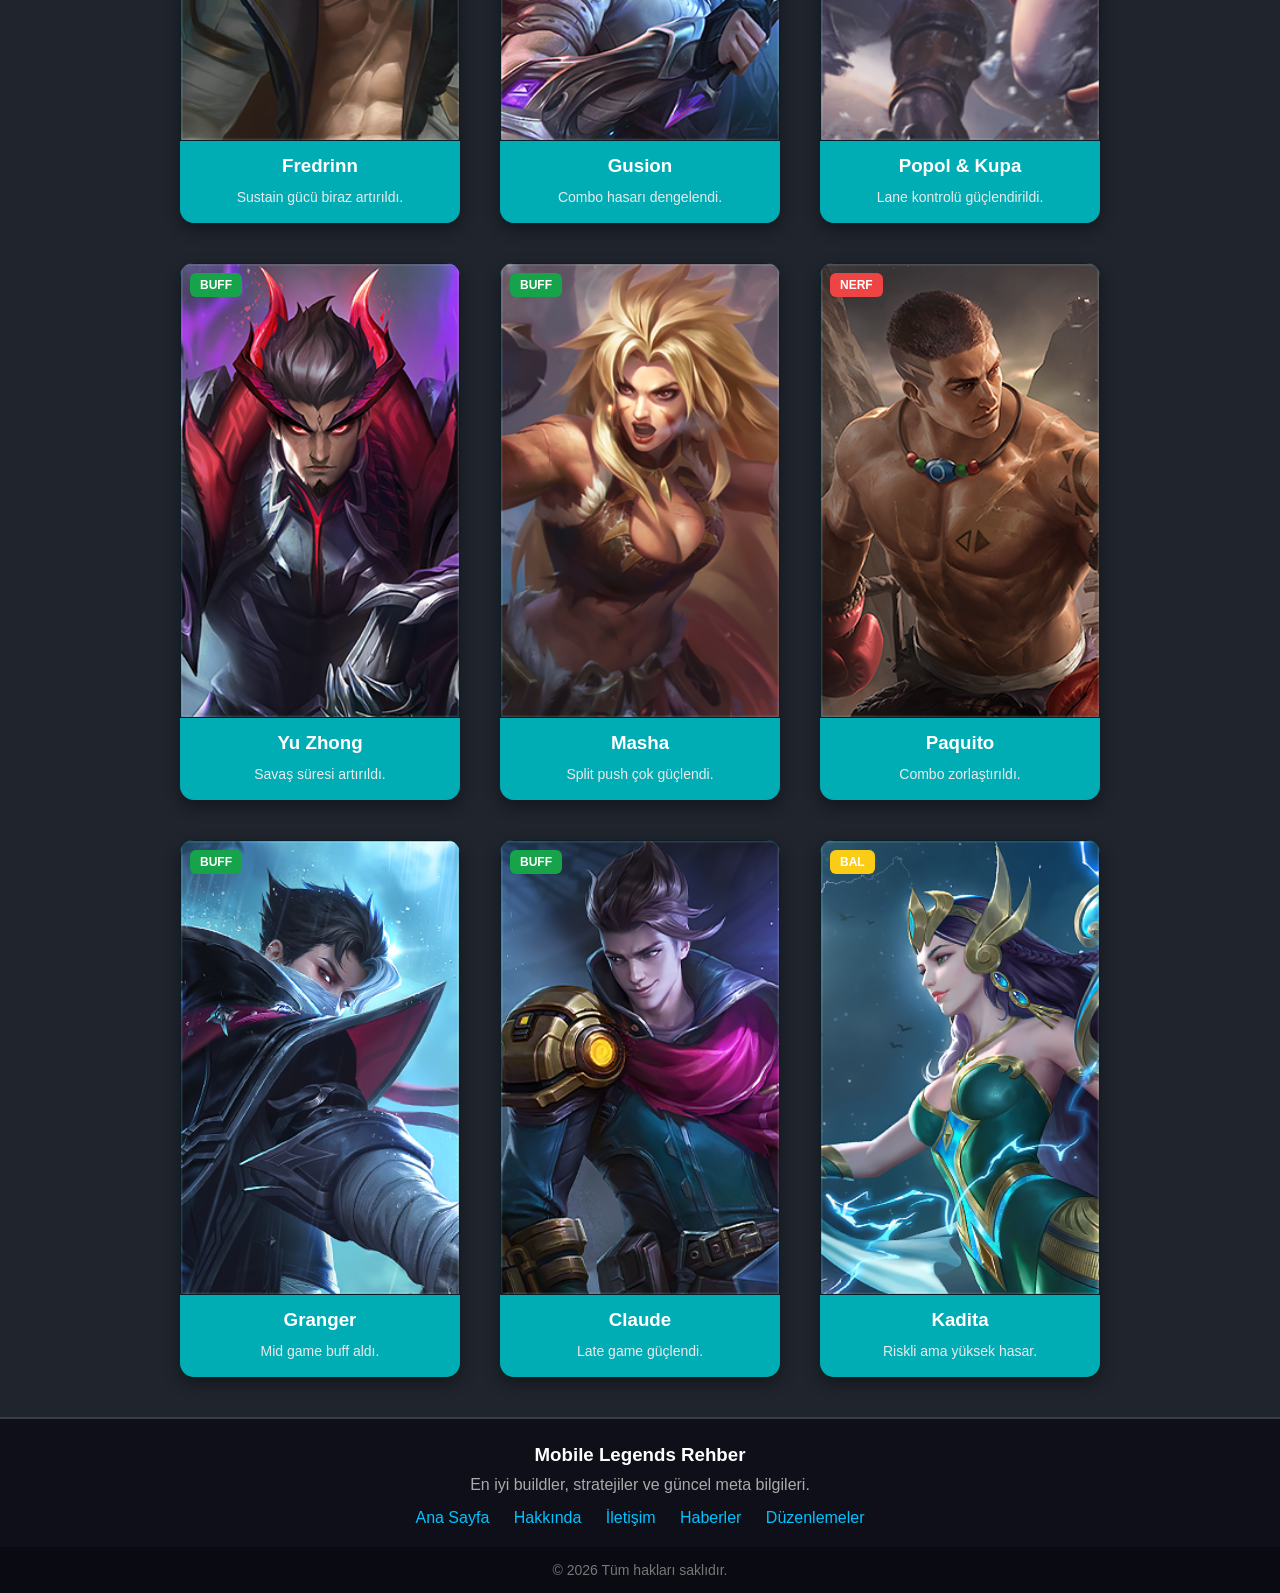
<file: projem/duzenlemeler.html>
<!DOCTYPE html>
<html lang="tr">
<head>
    <meta charset="UTF-8">
    <meta name="viewport" content="width=device-width, initial-scale=1.0">
    <title>Düzenlemeler</title>
    <link rel="stylesheet" href="stil.css">
     <link rel="icon" type="image/png" href="img/fawicon.png">
</head>

<body>

<div id="anadiv">

    <header>
        <div class="logo">
            <img src="img/logo.png" alt="logo">
        </div>

        <nav>
            <ul>
                <li><a href="ana_sayfa.html">Ana Sayfa</a></li>
                <li><a href="hakkinda.html">Hakkında</a></li>
                <li><a href="iletisim.html">İletişim</a></li>
                <li><a href="haberler.html">Haberler</a></li>
                <li><a href="duzenlemeler.html">Düzenlemeler</a></li>
            </ul>
        </nav>
    </header>

<section class="boxes">

    <div class="box buff">
        <span class="tag">BUFF</span>
        <img src="img/alice.png">
        <h3>Alice</h3>
        <p>Can çalma artırıldı, sustain gücü yükseldi.</p>
    </div>

    <div class="box nerf">
        <span class="tag">NERF</span>
        <img src="img/alucard.png">
        <h3>Alucard</h3>
        <p>Takım savaşlarında etkisi azaldı.</p>
    </div>

    <div class="box buff">
        <span class="tag">BUFF</span>
        <img src="img/argus.png">
        <h3>Argus</h3>
        <p>Ultimate daha stabil hale getirildi.</p>
    </div>

    <div class="box nerf">
        <span class="tag">NERF</span>
        <img src="img/fanny.png">
        <h3>Fanny</h3>
        <p>Enerji yönetimi zorlaştırıldı.</p>
    </div>

    <div class="box balanced">
        <span class="tag">BAL</span>
        <img src="img/odette.png">
        <h3>Odette</h3>
        <p>Rework sonrası dengeli hale geldi.</p>
    </div>

    <div class="box buff">
        <span class="tag">BUFF</span>
        <img src="img/terizla.png">
        <h3>Terizla</h3>
        <p>Frontline gücü artırıldı.</p>
    </div>

    <div class="box buff">
        <span class="tag">BUFF</span>
        <img src="img/freddrin.png">
        <h3>Fredrinn</h3>
        <p>Sustain gücü biraz artırıldı.</p>
    </div>

    <div class="box nerf">
        <span class="tag">NERF</span>
        <img src="img/gusion.png">
        <h3>Gusion</h3>
        <p>Combo hasarı dengelendi.</p>
    </div>

    <div class="box buff">
        <span class="tag">BUFF</span>
        <img src="img/popol.png">
        <h3>Popol & Kupa</h3>
        <p>Lane kontrolü güçlendirildi.</p>
    </div>

    <div class="box buff">
        <span class="tag">BUFF</span>
        <img src="img/yuzhong.png">
        <h3>Yu Zhong</h3>
        <p>Savaş süresi artırıldı.</p>
    </div>

    <div class="box buff">
        <span class="tag">BUFF</span>
        <img src="img/masha.png">
        <h3>Masha</h3>
        <p>Split push çok güçlendi.</p>
    </div>

    <div class="box nerf">
        <span class="tag">NERF</span>
        <img src="img/paquito.png">
        <h3>Paquito</h3>
        <p>Combo zorlaştırıldı.</p>
    </div>

    <div class="box buff">
        <span class="tag">BUFF</span>
        <img src="img/granger.png">
        <h3>Granger</h3>
        <p>Mid game buff aldı.</p>
    </div>

    <div class="box buff">
        <span class="tag">BUFF</span>
        <img src="img/claude.png">
        <h3>Claude</h3>
        <p>Late game güçlendi.</p>
    </div>

    <div class="box balanced">
        <span class="tag">BAL</span>
        <img src="img/kadita.png">
        <h3>Kadita</h3>
        <p>Riskli ama yüksek hasar.</p>
    </div>

</section>



    

    <!-- FOOTER -->
    <footer>
        <div class="footer-content">
            <h3>Mobile Legends Rehber</h3>
            <p>En iyi buildler, stratejiler ve güncel meta bilgileri.</p>

            <div class="footer-links">
                <a href="ana_sayfa.html">Ana Sayfa</a>
            <a href="hakkinda.html">Hakkında</a>
            <a href="iletisim.html">İletişim</a>
            <a href="haberler.html">Haberler</a>
            <a href="duzenlemeler.html">Düzenlemeler</a>
            </div>
        </div>

        <div class="footer-bottom">
            <p>© 2026 Tüm hakları saklıdır.</p>
        </div>
    </footer>

</div>

<script>
let slides = document.querySelectorAll(".slide");
let index = 0;

setInterval(() => {
    slides[index].classList.remove("active");
    index = (index + 1) % slides.length;
    slides[index].classList.add("active");
}, 3000);
</script>

</body>
</html>
</file>
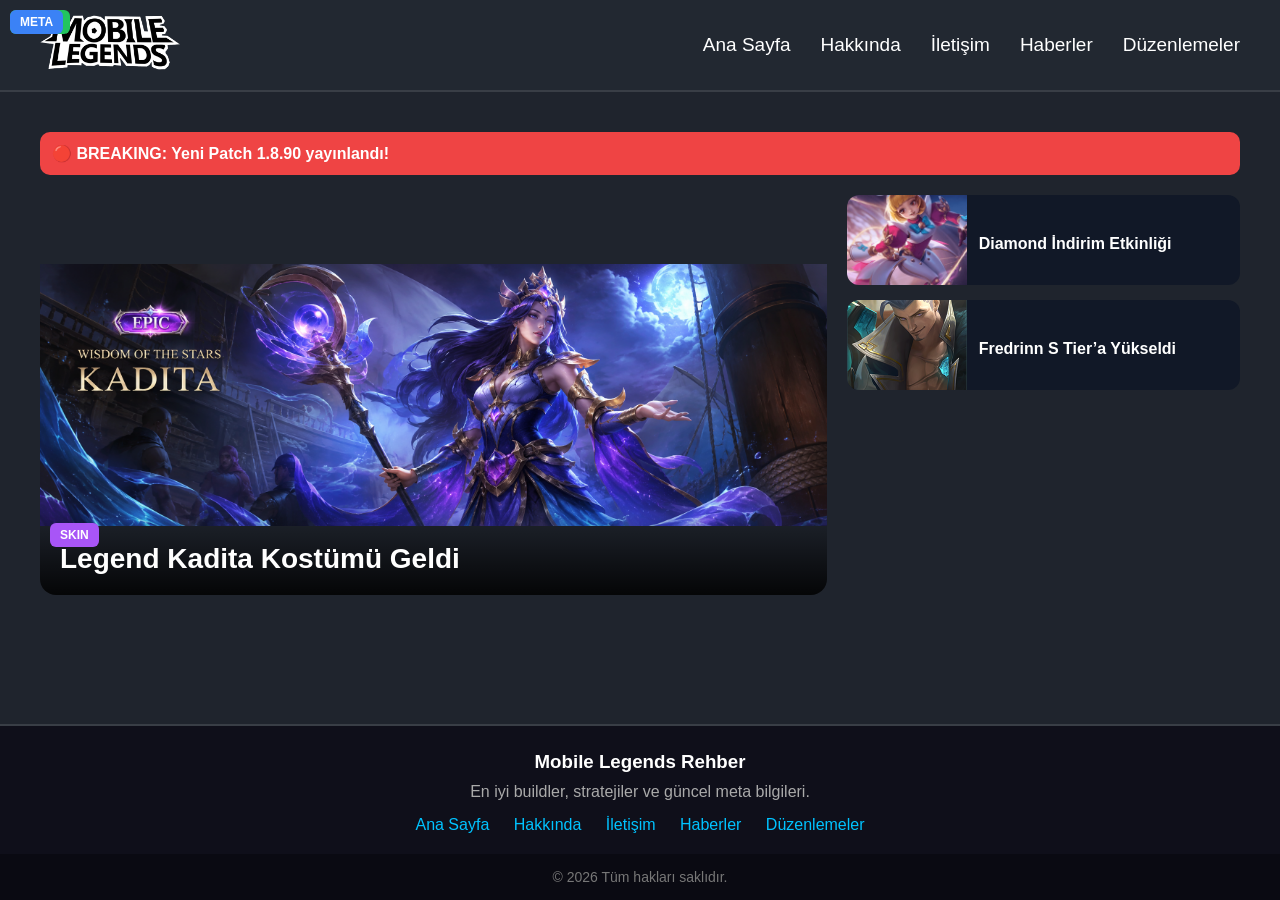
<file: projem/haberler.html>
<!DOCTYPE html>
<html lang="tr">
<head>
    <meta charset="UTF-8">
    <meta name="viewport" content="width=device-width, initial-scale=1.0">
    <title>Haberler</title>
    <link rel="stylesheet" href="stil.css">
    <link rel="icon" type="image/png" href="img/fawicon.png">
</head>

<body>

<div id="anadiv">

<header>
    <div class="logo">
        <img src="img/logo.png" alt="logo">
    </div>

    <nav>
        <ul>
            <li><a href="ana_sayfa.html">Ana Sayfa</a></li>
            <li><a href="hakkinda.html">Hakkında</a></li>
            <li><a href="iletisim.html">İletişim</a></li>
            <li><a href="haberler.html">Haberler</a></li>
            <li><a href="duzenlemeler.html">Düzenlemeler</a></li>
        </ul>
    </nav>
</header>

<!-- ABOUT -->
<section class="news-container">

    <!-- BREAKING -->
    <div class="breaking">
        🔴 BREAKING: Yeni Patch 1.8.90 yayınlandı!
    </div>

    <!-- FEATURED SLIDER -->
    <div class="slider">

        <div class="slide active">
            <img src="img/epickadita.png">
            <div class="caption">
                <span class="tag skin">SKIN</span>
                <h2>Legend Kadita Kostümü Geldi</h2>
            </div>
        </div>

        <div class="slide">
            <img src="img/batllepas.png">
            <div class="caption">
                <span class="tag pass">PASS</span>
                <h2>Sezon 30 Battle Pass Aktif</h2>
            </div>
        </div>

        <div class="slide">
            <img src="img/newmeta.png">
            <div class="caption">
                <span class="tag meta">META</span>
                <h2>Yeni Meta Açıklandı</h2>
            </div>
        </div>

    </div>

    <!-- SIDE NEWS -->
    <div class="side-news">

        <div class="card">
            <img src="img/Angela.png">
            <div>
                <span class="tag event">EVENT</span>
                <h4>Diamond İndirim Etkinliği</h4>
            </div>
        </div>

         <div class="card">
            <img src="img/freddrin.png">
            <div>
               <span class="tag meta">META</span>
                <h4>Fredrinn S Tier’a Yükseldi</h4>
            </div>
        </div>

    </div>

</section>
<!-- FOOTER (ARTIK DIŞARIDA!) -->
<footer>
    <div class="footer-content">
        <h3>Mobile Legends Rehber</h3>
        <p>En iyi buildler, stratejiler ve güncel meta bilgileri.</p>

        <div class="footer-links">
            <a href="ana_sayfa.html">Ana Sayfa</a>
            <a href="hakkinda.html">Hakkında</a>
            <a href="iletisim.html">İletişim</a>
            <a href="haberler.html">Haberler</a>
            <a href="duzenlemeler.html">Düzenlemeler</a>
        </div>
    </div>

    <div class="footer-bottom">
        <p>© 2026 Tüm hakları saklıdır.</p>
    </div>
</footer>

</div>
<script>
let slides = document.querySelectorAll(".slide");
let i = 0;

setInterval(() => {
    slides[i].classList.remove("active");
    i = (i + 1) % slides.length;
    slides[i].classList.add("active");
}, 4000);
</script>
</body>
</html>
</file>
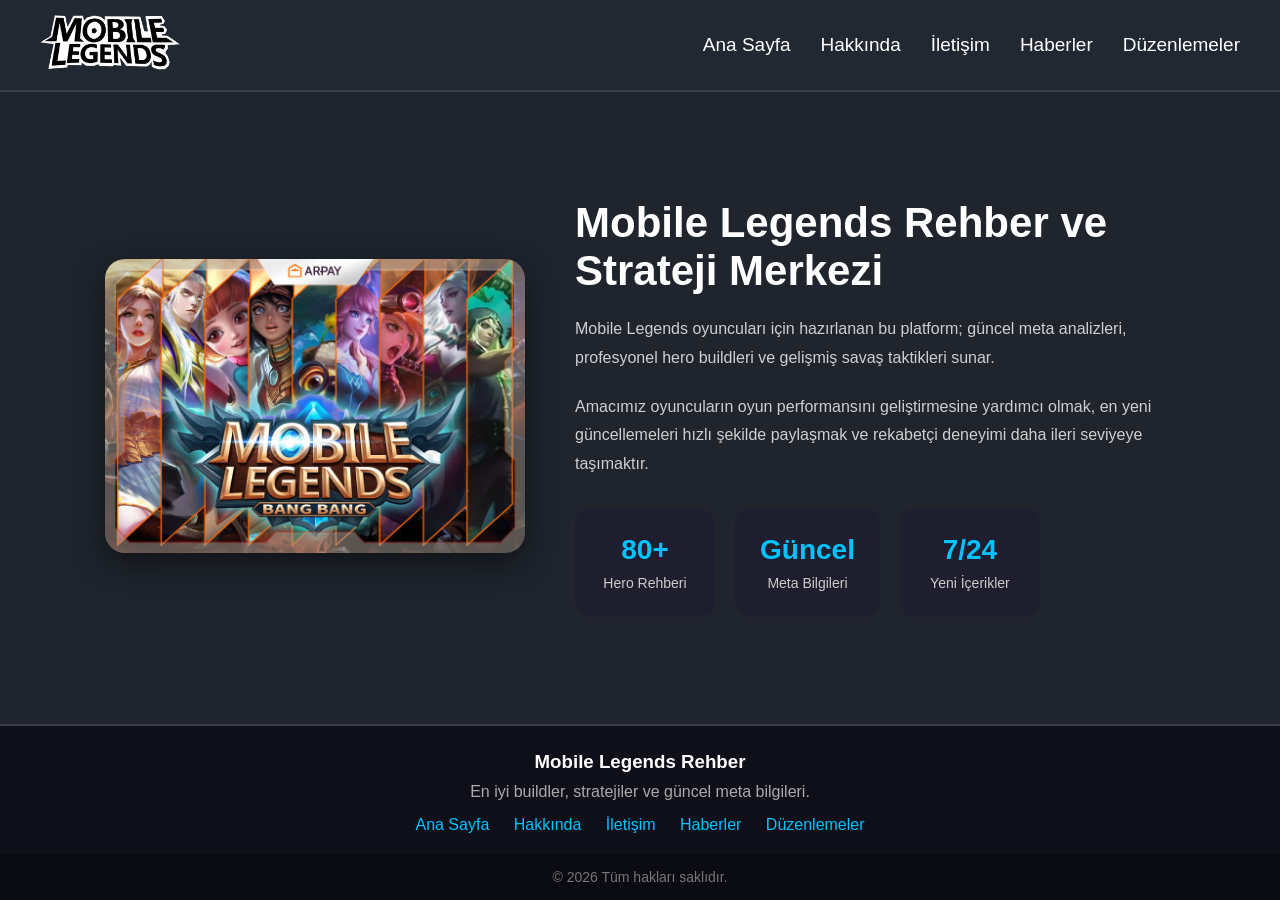
<file: projem/hakkinda.html>
<!DOCTYPE html>
<html lang="tr">
<head>
    <meta charset="UTF-8">
    <meta name="viewport" content="width=device-width, initial-scale=1.0">
    <title>Hakkında</title>
    <link rel="stylesheet" href="stil.css">
     <link rel="icon" type="image/png" href="img/fawicon.png">
</head>

<body>

<div id="anadiv">

<header>
    <div class="logo">
        <img src="img/logo.png" alt="logo">
    </div>

    <nav>
        <ul>
            <li><a href="ana_sayfa.html">Ana Sayfa</a></li>
            <li><a href="hakkinda.html">Hakkında</a></li>
            <li><a href="iletisim.html">İletişim</a></li>
            <li><a href="haberler.html">Haberler</a></li>
            <li><a href="duzenlemeler.html">Düzenlemeler</a></li>
        </ul>
    </nav>
</header>

<!-- ABOUT -->
<section class="about">

    <div class="about-left">
        <img src="img/banner3.jpg" alt="Mobile Legends karakter">
    </div>

    <div class="about-right">

        <h2>Mobile Legends Rehber ve Strateji Merkezi</h2>

        <p>
            Mobile Legends oyuncuları için hazırlanan bu platform;
            güncel meta analizleri, profesyonel hero buildleri ve gelişmiş
            savaş taktikleri sunar.
        </p>

        <p>
            Amacımız oyuncuların oyun performansını geliştirmesine yardımcı olmak,
            en yeni güncellemeleri hızlı şekilde paylaşmak ve rekabetçi deneyimi
            daha ileri seviyeye taşımaktır.
        </p>

        <div class="about-info">

           <a href="karakterler.html"> <div class="info-box">
                <h3>80+</h3>
                <span>Hero Rehberi</span>
            </div></a>

          <a href="duzenlemeler.html"> <div class="info-box">
                <h3>Güncel</h3>
                <span>Meta Bilgileri</span>
            </div></a>

            <a href="haberler.html"><div class="info-box">
                <h3>7/24</h3>
                <span>Yeni İçerikler</span>
            </div></a>

        </div>

    </div>

</section>

<!-- FOOTER (ARTIK DIŞARIDA!) -->
<footer>
    <div class="footer-content">
        <h3>Mobile Legends Rehber</h3>
        <p>En iyi buildler, stratejiler ve güncel meta bilgileri.</p>

        <div class="footer-links">
            <a href="ana_sayfa.html">Ana Sayfa</a>
            <a href="hakkinda.html">Hakkında</a>
            <a href="iletisim.html">İletişim</a>
            <a href="haberler.html">Haberler</a>
            <a href="duzenlemeler.html">Düzenlemeler</a>
        </div>
    </div>

    <div class="footer-bottom">
        <p>© 2026 Tüm hakları saklıdır.</p>
    </div>
</footer>

</div>

</body>
</html>
</file>
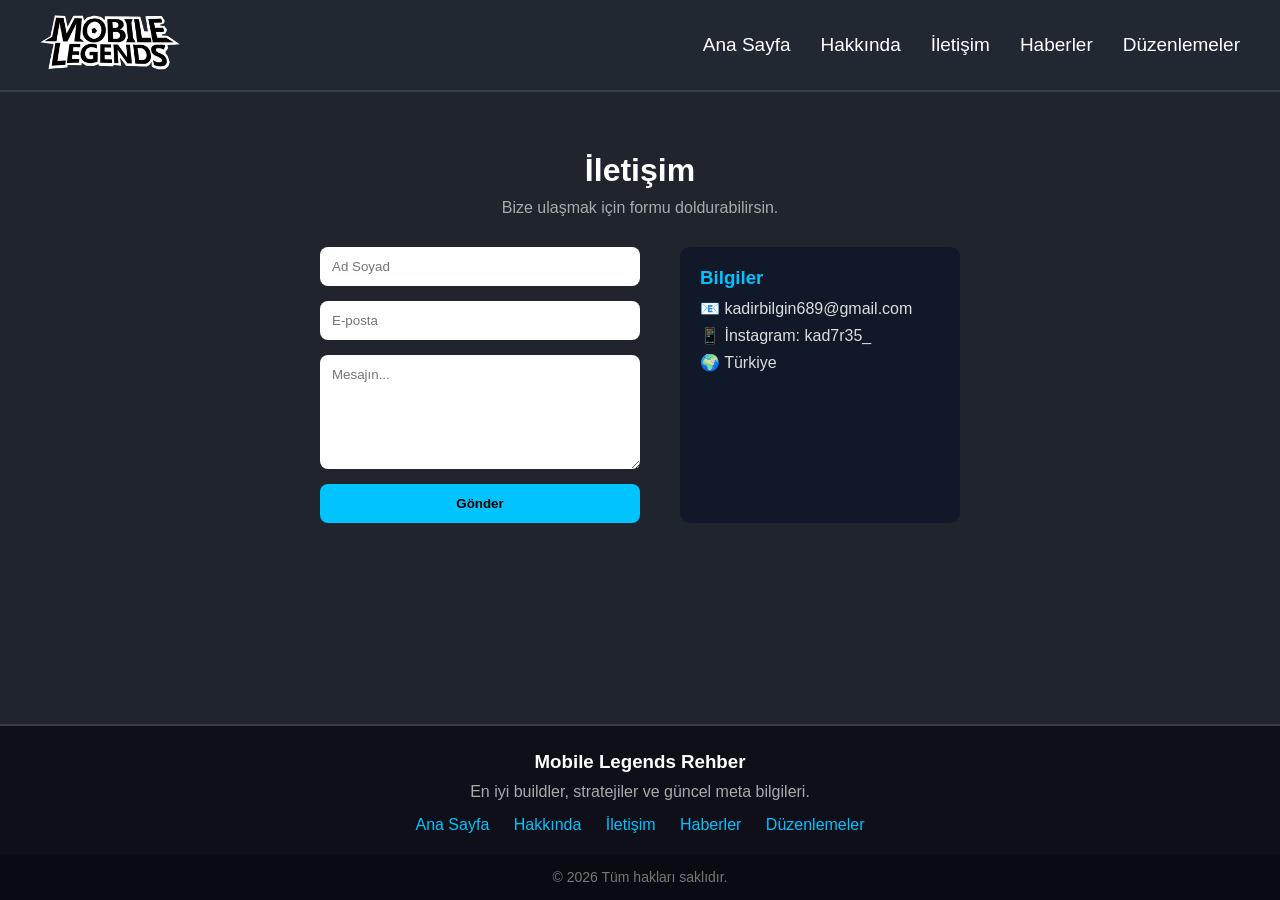
<file: projem/iletisim.html>
<!DOCTYPE html>
<html lang="tr">
<head>
    <meta charset="UTF-8">
    <meta name="viewport" content="width=device-width, initial-scale=1.0">
    <title>İletişim</title>
    <link rel="stylesheet" href="stil.css">
      <link rel="icon" type="image/png" href="img/fawicon.png">
</head>

<body>

<div id="anadiv">

<!-- HEADER -->
<header>
    <div class="logo">
        <img src="img/logo.png" alt="logo">
    </div>

    <nav>
        <ul>
            <li><a href="ana_sayfa.html">Ana Sayfa</a></li>
            <li><a href="hakkinda.html">Hakkında</a></li>
            <li><a href="iletisim.html">İletişim</a></li>
            <li><a href="haberler.html">Haberler</a></li>
            <li><a href="duzenlemeler.html">Düzenlemeler</a></li>
        </ul>
    </nav>
</header>

<!-- CONTACT SECTION -->
<section class="contact">

    <h2>İletişim</h2>
    <p>Bize ulaşmak için formu doldurabilirsin.</p>

    <div class="contact-container">

        <!-- FORM -->
        <form class="contact-form">

            <input type="text" placeholder="Ad Soyad" required>

            <input type="email" placeholder="E-posta" required>

            <textarea placeholder="Mesajın..." rows="6" required></textarea>

            <button type="submit">Gönder</button>

        </form>

        <!-- INFO -->
        <div class="contact-info">

            <h3>Bilgiler</h3>

            <p>📧 kadirbilgin689@gmail.com</p>
            <p>📱 İnstagram: kad7r35_</p>
            <p>🌍 Türkiye</p>

        </div>

    </div>

</section>

<!-- FOOTER -->
<footer>
    <div class="footer-content">
        <h3>Mobile Legends Rehber</h3>
        <p>En iyi buildler, stratejiler ve güncel meta bilgileri.</p>

        <div class="footer-links">
            <a href="ana_sayfa.html">Ana Sayfa</a>
            <a href="hakkinda.html">Hakkında</a>
            <a href="iletisim.html">İletişim</a>
            <a href="haberler.html">Haberler</a>
            <a href="duzenlemeler.html">Düzenlemeler</a>
        </div>
    </div>

    <div class="footer-bottom">
        <p>© 2026 Tüm hakları saklıdır.</p>
    </div>
</footer>

</div>

</body>
</html>
</file>
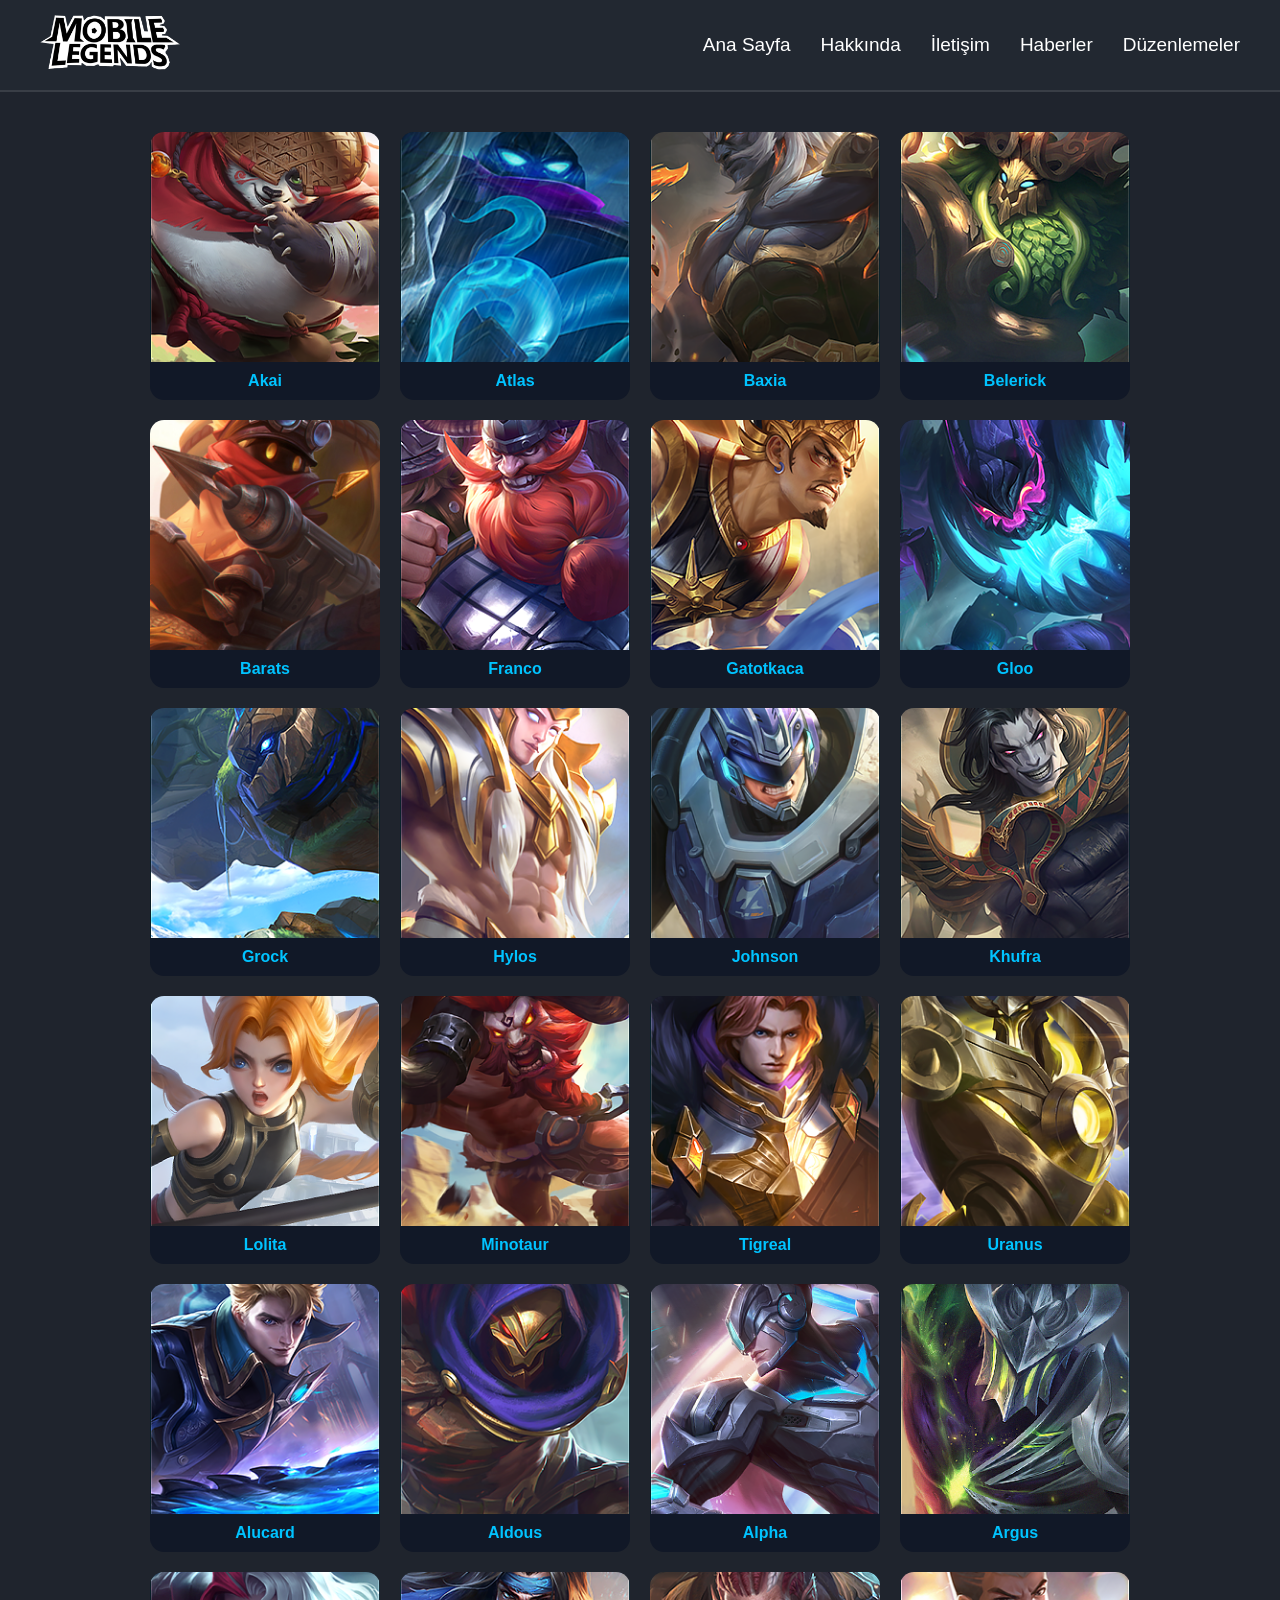
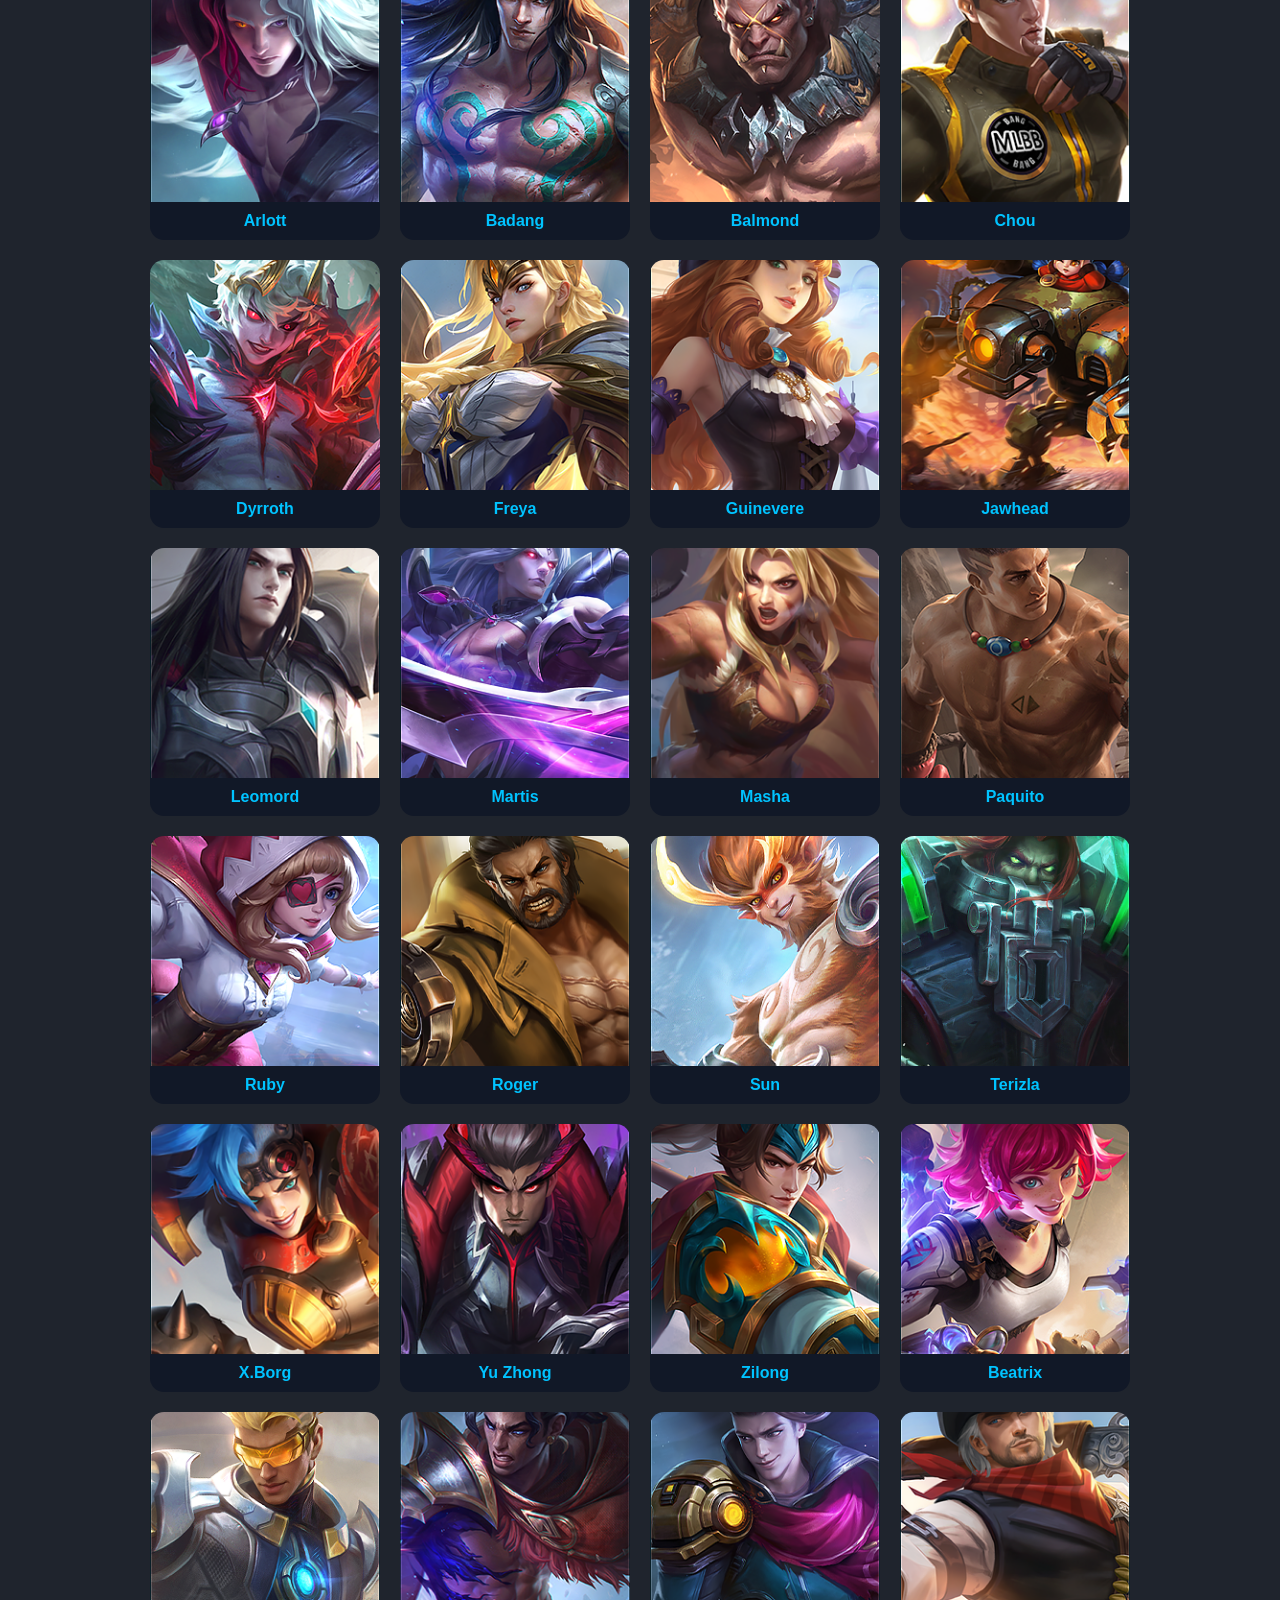
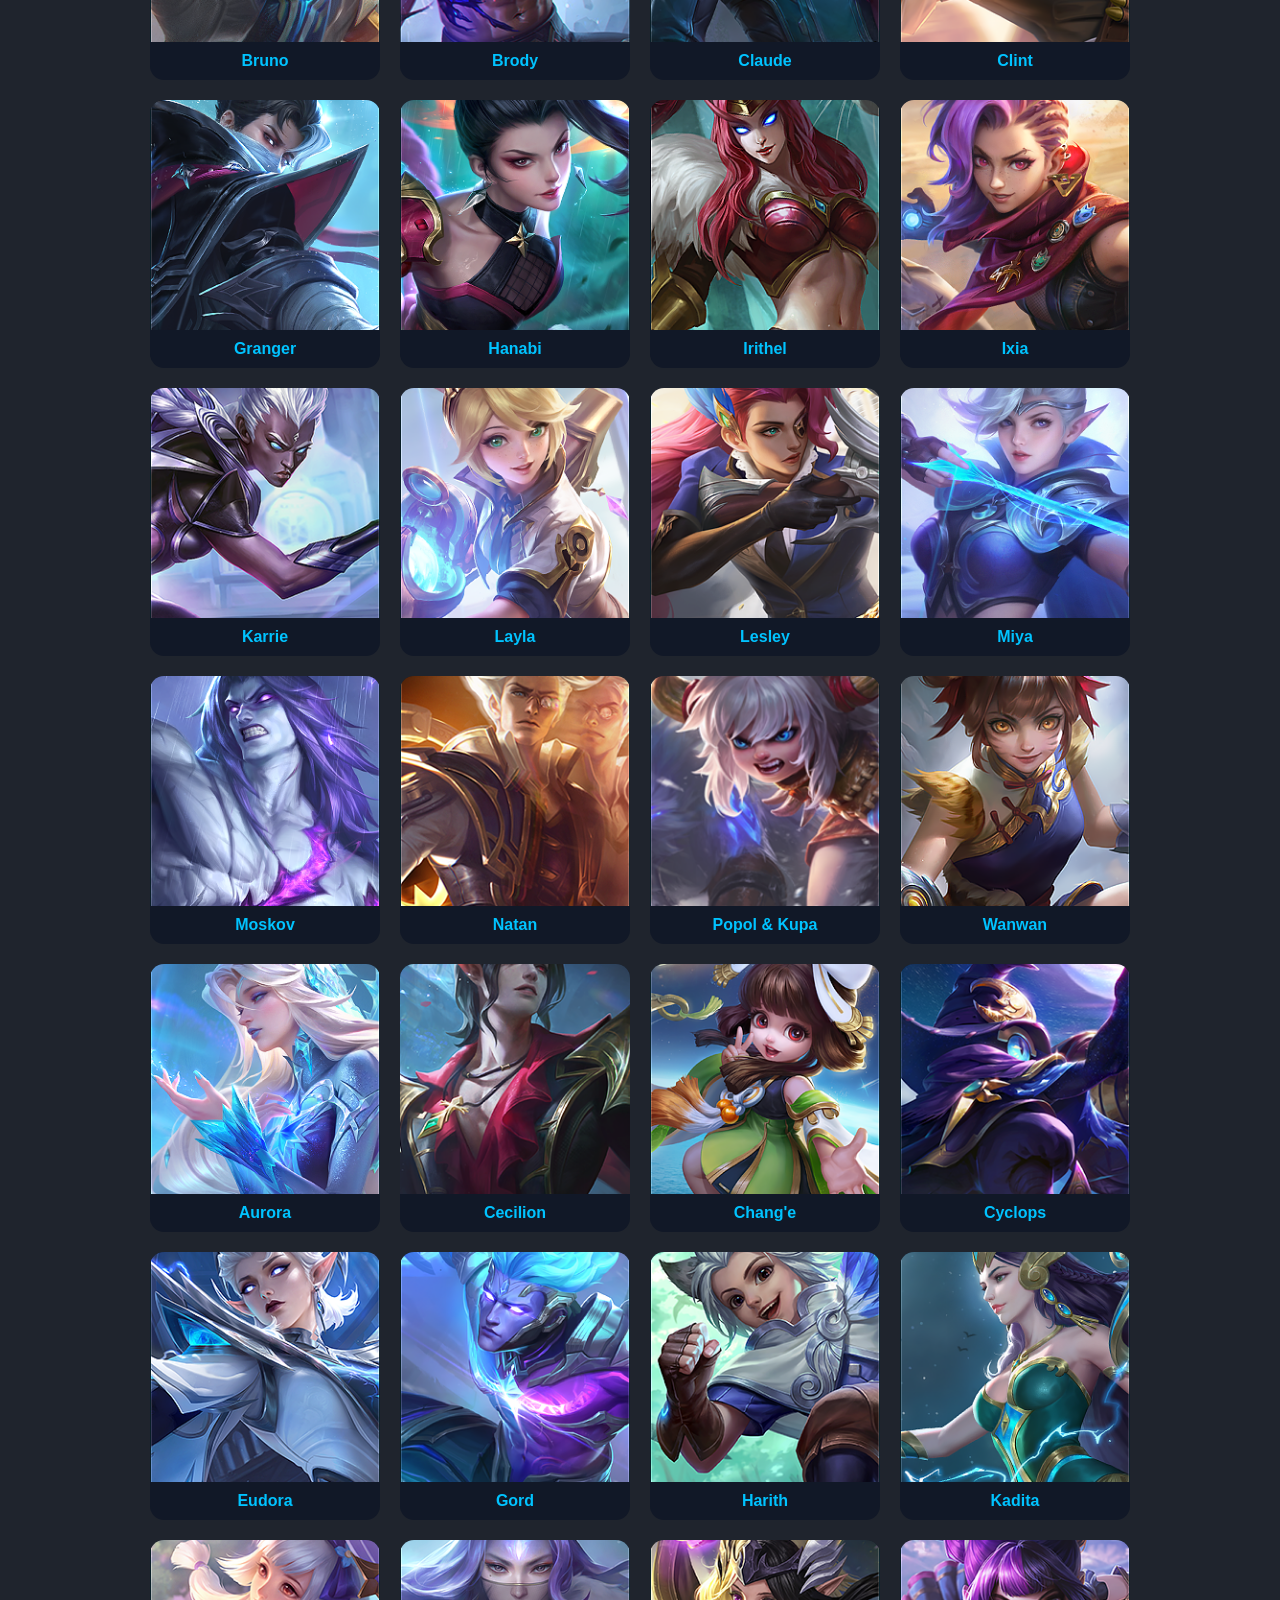
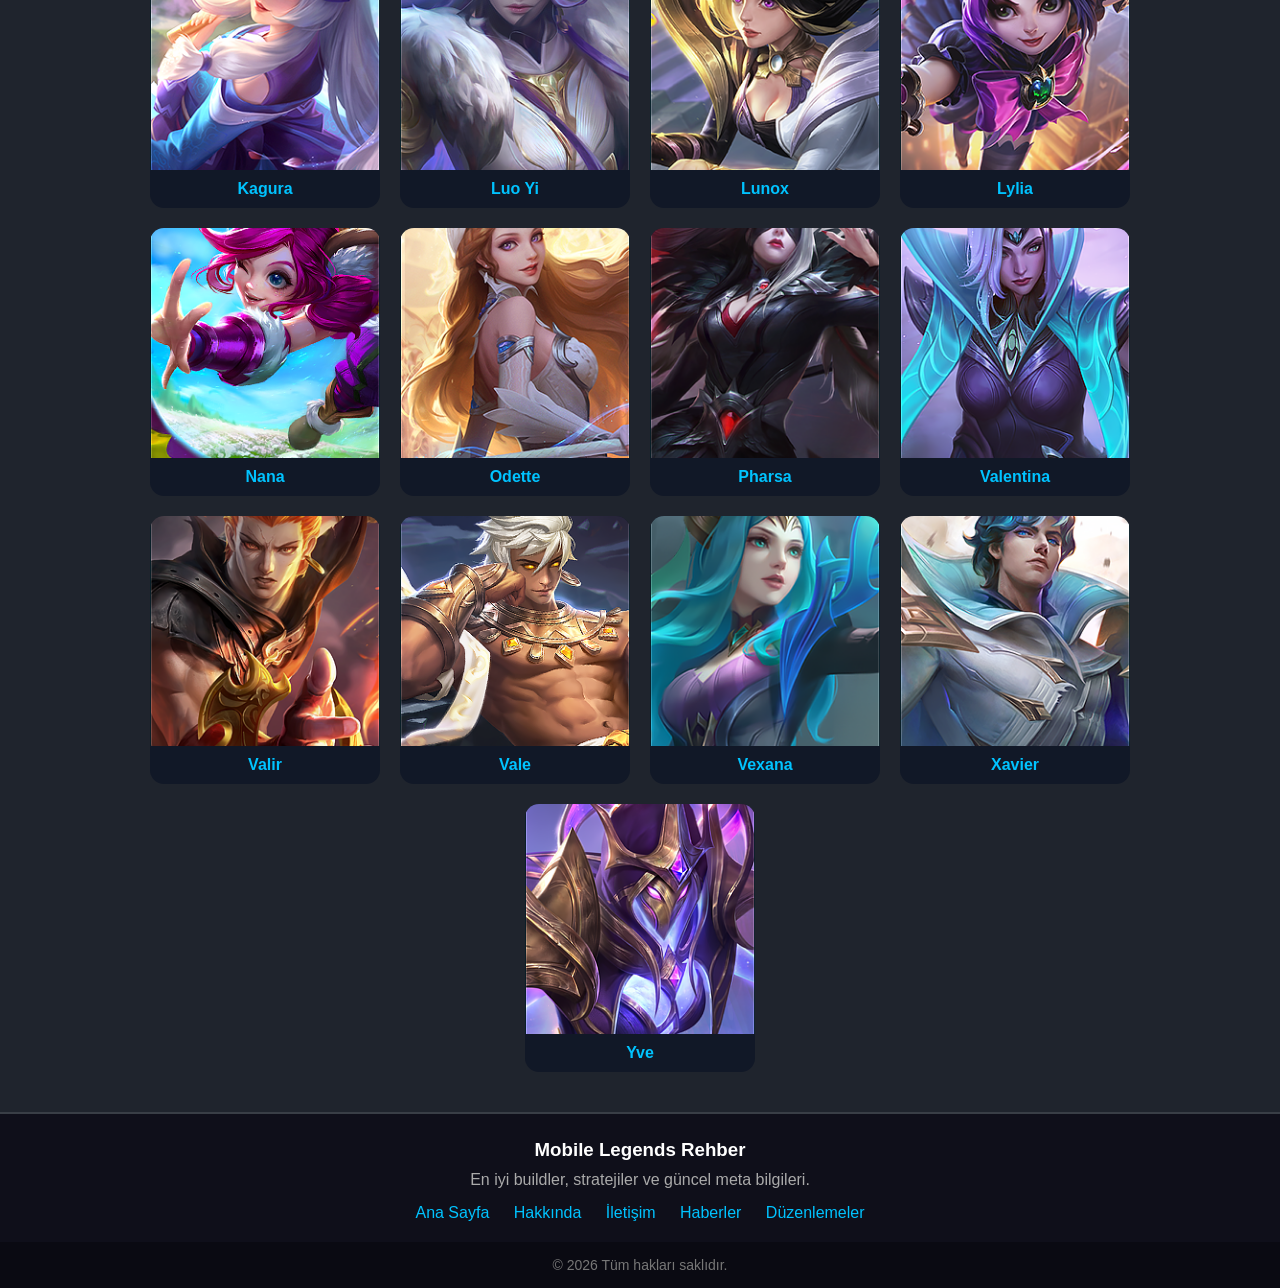
<file: projem/karakterler.html>
<!DOCTYPE html>
<html lang="tr">
<head>
    <meta charset="UTF-8">
    <meta name="viewport" content="width=device-width, initial-scale=1.0">
    <title>karakterler</title>
    <link rel="stylesheet" href="stil.css">
      <link rel="icon" type="image/png" href="img/fawicon.png">
</head>

<body>

<div id="anadiv">

    <header>
        <div class="logo">
            <img src="img/logo.png" alt="logo">
        </div>

        <nav>
            <ul>
                <li><a href="ana_sayfa.html">Ana Sayfa</a></li>
                <li><a href="hakkinda.html">Hakkında</a></li>
                <li><a href="iletisim.html">İletişim</a></li>
                <li><a href="haberler.html">Haberler</a></li>
                <li><a href="duzenlemeler.html">Düzenlemeler</a></li>
            </ul>
        </nav>
    </header>
<div class="hero-grid">
<!-- TANK -->
<div class="hero-card tank"><img src="img/akai.png"><div class="name">Akai</div></div>
<div class="hero-card tank"><img src="img/atlas.png"><div class="name">Atlas</div></div>
<div class="hero-card tank"><img src="img/baxia.png"><div class="name">Baxia</div></div>
<div class="hero-card tank"><img src="img/belerick.png"><div class="name">Belerick</div></div>
<div class="hero-card tank"><img src="img/barats.png"><div class="name">Barats</div></div>
<div class="hero-card tank"><img src="img/franco.png"><div class="name">Franco</div></div>
<div class="hero-card tank"><img src="img/gatotkaca.png"><div class="name">Gatotkaca</div></div>
<div class="hero-card tank"><img src="img/gloo.png"><div class="name">Gloo</div></div>
<div class="hero-card tank"><img src="img/grock.png"><div class="name">Grock</div></div>
<div class="hero-card tank"><img src="img/hylos.png"><div class="name">Hylos</div></div>
<div class="hero-card tank"><img src="img/johnson.png"><div class="name">Johnson</div></div>
<div class="hero-card tank"><img src="img/khufra.png"><div class="name">Khufra</div></div>
<div class="hero-card tank"><img src="img/lolita.png"><div class="name">Lolita</div></div>
<div class="hero-card tank"><img src="img/minotaur.png"><div class="name">Minotaur</div></div>
<div class="hero-card tank"><img src="img/tigreal.png"><div class="name">Tigreal</div></div>
<div class="hero-card tank"><img src="img/uranus.png"><div class="name">Uranus</div></div>

<!-- FIGHTER -->
<div class="hero-card fighter"><img src="img/alucard.png"><div class="name">Alucard</div></div>
<div class="hero-card fighter"><img src="img/aldous.png"><div class="name">Aldous</div></div>
<div class="hero-card fighter"><img src="img/alpha.png"><div class="name">Alpha</div></div>
<div class="hero-card fighter"><img src="img/argus.png"><div class="name">Argus</div></div>
<div class="hero-card fighter"><img src="img/arlott.png"><div class="name">Arlott</div></div>
<div class="hero-card fighter"><img src="img/badang.png"><div class="name">Badang</div></div>
<div class="hero-card fighter"><img src="img/balmond.png"><div class="name">Balmond</div></div>
<div class="hero-card fighter"><img src="img/chou.png"><div class="name">Chou</div></div>
<div class="hero-card fighter"><img src="img/dyrroth.png"><div class="name">Dyrroth</div></div>
<div class="hero-card fighter"><img src="img/freya.png"><div class="name">Freya</div></div>
<div class="hero-card fighter"><img src="img/guinevere.png"><div class="name">Guinevere</div></div>
<div class="hero-card fighter"><img src="img/jawhead.png"><div class="name">Jawhead</div></div>
<div class="hero-card fighter"><img src="img/leomord.png"><div class="name">Leomord</div></div>
<div class="hero-card fighter"><img src="img/martis.png"><div class="name">Martis</div></div>
<div class="hero-card fighter"><img src="img/masha.png"><div class="name">Masha</div></div>
<div class="hero-card fighter"><img src="img/paquito.png"><div class="name">Paquito</div></div>
<div class="hero-card fighter"><img src="img/ruby.png"><div class="name">Ruby</div></div>
<div class="hero-card fighter"><img src="img/roger.png"><div class="name">Roger</div></div>
<div class="hero-card fighter"><img src="img/sun.png"><div class="name">Sun</div></div>
<div class="hero-card fighter"><img src="img/terizla.png"><div class="name">Terizla</div></div>
<div class="hero-card fighter"><img src="img/xborg.png"><div class="name">X.Borg</div></div>
<div class="hero-card fighter"><img src="img/yuzhong.png"><div class="name">Yu Zhong</div></div>
<div class="hero-card fighter"><img src="img/zilong.png"><div class="name">Zilong</div></div>

<!-- MARKSMAN -->
<div class="hero-card marksman"><img src="img/beatrix.png"><div class="name">Beatrix</div></div>
<div class="hero-card marksman"><img src="img/bruno.png"><div class="name">Bruno</div></div>
<div class="hero-card marksman"><img src="img/brody.png"><div class="name">Brody</div></div>
<div class="hero-card marksman"><img src="img/claude.png"><div class="name">Claude</div></div>
<div class="hero-card marksman"><img src="img/clint.png"><div class="name">Clint</div></div>
<div class="hero-card marksman"><img src="img/granger.png"><div class="name">Granger</div></div>
<div class="hero-card marksman"><img src="img/hanabi.png"><div class="name">Hanabi</div></div>
<div class="hero-card marksman"><img src="img/irithel.png"><div class="name">Irithel</div></div>
<div class="hero-card marksman"><img src="img/ixia.png"><div class="name">Ixia</div></div>
<div class="hero-card marksman"><img src="img/karrie.png"><div class="name">Karrie</div></div>
<div class="hero-card marksman"><img src="img/layla.png"><div class="name">Layla</div></div>
<div class="hero-card marksman"><img src="img/lesley.png"><div class="name">Lesley</div></div>
<div class="hero-card marksman"><img src="img/miya.png"><div class="name">Miya</div></div>
<div class="hero-card marksman"><img src="img/moskov.png"><div class="name">Moskov</div></div>
<div class="hero-card marksman"><img src="img/natan.png"><div class="name">Natan</div></div>
<div class="hero-card marksman"><img src="img/popol.png"><div class="name">Popol & Kupa</div></div>
<div class="hero-card marksman"><img src="img/wanwan.png"><div class="name">Wanwan</div></div>

<!-- MAGE -->
<div class="hero-card mage"><img src="img/aurora.png"><div class="name">Aurora</div></div>
<div class="hero-card mage"><img src="img/cecilion.png"><div class="name">Cecilion</div></div>
<div class="hero-card mage"><img src="img/change.png"><div class="name">Chang'e</div></div>
<div class="hero-card mage"><img src="img/cyclops.png"><div class="name">Cyclops</div></div>
<div class="hero-card mage"><img src="img/eudora.png"><div class="name">Eudora</div></div>
<div class="hero-card mage"><img src="img/gord.png"><div class="name">Gord</div></div>
<div class="hero-card mage"><img src="img/harith.png"><div class="name">Harith</div></div>
<div class="hero-card mage"><img src="img/kadita.png"><div class="name">Kadita</div></div>
<div class="hero-card mage"><img src="img/kagura.png"><div class="name">Kagura</div></div>
<div class="hero-card mage"><img src="img/luo_yi.png"><div class="name">Luo Yi</div></div>
<div class="hero-card mage"><img src="img/lunox.png"><div class="name">Lunox</div></div>
<div class="hero-card mage"><img src="img/lylia.png"><div class="name">Lylia</div></div>
<div class="hero-card mage"><img src="img/nana.png"><div class="name">Nana</div></div>
<div class="hero-card mage"><img src="img/odette.png"><div class="name">Odette</div></div>
<div class="hero-card mage"><img src="img/pharsa.png"><div class="name">Pharsa</div></div>
<div class="hero-card mage"><img src="img/valentina.png"><div class="name">Valentina</div></div>
<div class="hero-card mage"><img src="img/valir.png"><div class="name">Valir</div></div>
<div class="hero-card mage"><img src="img/vale.png"><div class="name">Vale</div></div>
<div class="hero-card mage"><img src="img/vexana.png"><div class="name">Vexana</div></div>
<div class="hero-card mage"><img src="img/xavier.png"><div class="name">Xavier</div></div>
<div class="hero-card mage"><img src="img/yve.png"><div class="name">Yve</div></div>
</div>
    <!-- FOOTER -->
    <footer>
        <div class="footer-content">
            <h3>Mobile Legends Rehber</h3>
            <p>En iyi buildler, stratejiler ve güncel meta bilgileri.</p>

            <div class="footer-links">
               <a href="ana_sayfa.html">Ana Sayfa</a>
            <a href="hakkinda.html">Hakkında</a>
            <a href="iletisim.html">İletişim</a>
            <a href="haberler.html">Haberler</a>
            <a href="duzenlemeler.html">Düzenlemeler</a>
            </div>
        </div>

        <div class="footer-bottom">
            <p>© 2026 Tüm hakları saklıdır.</p>
        </div>
    </footer>

</div>


</body>
</html>
</file>
<file: stil.css>
/* =========================
   RESET
========================= */

*{
    margin:0;
    padding:0;
    box-sizing:border-box;
    font-family:Arial, sans-serif;
}

html,
body{
    min-height:100%;
    background:#1f242d;
    color:white;
    
}

/* =========================
   GENEL YAPI
========================= */

body{
    background-size:cover;
    background-position:center;
    background-attachment:fixed;
}

#anadiv{
    width:100%;
    min-height:100vh;
    display:flex;
    flex-direction:column;
    background:#1f242d;
    height: auto;
}

/* =========================
   HEADER
========================= */

header{
    display:flex;
    justify-content:space-between;
    align-items:center;
    background:#222831;
    padding:15px 40px;
    border-bottom:2px solid #393E46;
}

.logo img{
    width:140px;
    transition:.3s;
}

.logo img:hover{
    transform:scale(1.05);
}

/* =========================
   NAVBAR
========================= */

nav ul{
    display:flex;
    list-style:none;
    gap:30px;
}

nav ul li a{
    color:white;
    text-decoration:none;
    font-size:19px;
    position:relative;
}

nav ul li a::after{
    content:"";
    position:absolute;
    left:0;
    bottom:-5px;
    width:0%;
    height:2px;
    background:#00c3ff;
    transition:.3s;
}

nav ul li a:hover::after{
    width:100%;
}

/* =========================
   FOOTER
========================= */

footer{
    margin-top:auto;
    background:#0f0f1a;
    color:white;
    text-align:center;
    padding-top:25px;
    border-top:2px solid #393E46;
}

.footer-content h3{
    margin-bottom:10px;
}

.footer-content p{
    color:#aaa;
    margin-bottom:15px;
}

.footer-links a{
    color:#00c3ff;
    margin:0 10px;
    text-decoration:none;
}

.footer-links a:hover{
    color:white;
}

.footer-bottom{
    margin-top:20px;
    padding:15px;
    background:#0a0a12;
    font-size:14px;
    color:#777;
}

/* =========================
   ANA SAYFA BANNER
========================= */

.banner{
    position:relative;
    overflow:hidden;
    height:300px;
}

.slide{
    position:absolute;
    width:100%;
    height:100%;
    opacity:0;
    transition:.8s ease;
}

.slide.active{
    opacity:1;
}

.slide img{
    width:100%;
    height:100%;
    object-fit:scale-down;
}

/* =========================
   ANA SAYFA BOXES
========================= */

.boxes{
    display:flex;
    justify-content:center;
    gap:40px;
    padding:40px;
    flex-wrap:wrap;
}

.box{
    width:280px;
    background:#00ADB5;
    border-radius:14px;
    overflow:hidden;
    text-align:center;
    color:white;
    transition:.3s;
    box-shadow:0 6px 15px rgba(0,0,0,.4);
    position:relative;
}

.box:hover{
    transform:translateY(-8px);
}

.box img{
    width:100%;
    height:auto;
    object-fit:cover;
    transition:0.3s;
}

.box h3{
    margin:10px 0;
    transition:.3s;
}

.box p{
    font-size:14px;
    padding:0 10px 15px;
    color:#eaeaea;
    line-height:1.5;
    transition:.3s;
}

/* =========================
   DUZENLEMELER
========================= */

.boxes.grid{
    display:grid;
    grid-template-columns:repeat(5,1fr);
    gap:20px;
}

.box.buff:hover{
    background:#16a34a;
    box-shadow:0 0 20px #16a34a;
}

.box.buff .tag{
    background:#16a34a;
}

.box.nerf:hover{
    background:#ef4444;
    box-shadow:0 0 20px #ef4444;
}

.box.nerf .tag{
    background:#ef4444;
}

.box.balanced:hover{
    background:#facc15;
    box-shadow:0 0 20px #facc15;
}

.box.balanced .tag{
    background:#facc15;
}

.tag{
    position:absolute;
    top:10px;
    left:10px;
    padding:5px 10px;
    font-size:12px;
    font-weight:bold;
    border-radius:6px;
    color:white;
}

/* =========================
   HAKKINDA
========================= */

.about{
    display:flex;
    align-items:center;
    justify-content:center;
    gap:50px;
    padding:80px 60px;
    color:white;
    flex:1;
}

.about-left img{
    width:420px;
    border-radius:20px;
    box-shadow:0 10px 30px rgba(0,0,0,.5);
}

.about-right{
    max-width:600px;
}

.about-right h2{
    font-size:42px;
    margin-bottom:20px;
}

.about-right p{
    color:#cfcfcf;
    line-height:1.8;
    margin-bottom:20px;
}

.about-info{
    display:flex;
    gap:20px;
    margin-top:30px;
}

.info-box{
    background:#1e1e2f;
    padding:25px;
    border-radius:15px;
    text-align:center;
    min-width:140px;
    transition:.3s;
}

.info-box:hover{
    transform:translateY(-8px);
    background:#2a2a40;
}

.info-box h3{
    color:#00c3ff;
    font-size:28px;
    margin-bottom:8px;
}

.info-box span{
    color:#ccc;
    font-size:14px;
}

.about a{
    text-decoration:none;
}

/* =========================
   HABERLER
========================= */

.news-container{
    display:grid;
    grid-template-columns:2fr 1fr;
    gap:20px;
    padding:40px;
    align-items:start;
}

.breaking{
    grid-column:1/-1;
    background:#ef4444;
    color:white;
    padding:12px;
    font-weight:bold;
    border-radius:10px;
    animation:blink 1s infinite;
}

@keyframes blink{
    50%{
        opacity:.7;
    }
}

.slider{
    position:relative;
    width:100%;
    height:400px;
    overflow:hidden;
    border-radius:16px;
}

.slider .slide img{
    transition:.4s;
}

.slider .slide:hover img{
    transform:scale(1.05);
}

.caption{
    position:absolute;
    bottom:0;
    width:100%;
    padding:20px;
    background:linear-gradient(to top, rgba(0,0,0,.85), transparent);
}

.caption h2{
    margin-top:10px;
    font-size:28px;
}

.side-news{
    display:flex;
    flex-direction:column;
    gap:15px;
}

.card{
    display:flex;
    align-items:center;
    gap:12px;
    background:#111827;
    border-radius:12px;
    overflow:hidden;
    transition:.3s;
}

.card:hover{
    transform:translateX(5px);
    background:#1f2937;
}

.card img{
    width:120px;
    height:90px;
    object-fit:cover;
}

.card h4{
    color:white;
    font-size:16px;
    margin-top:8px;
    line-height:1.4;
}

.skin{
    background:#a855f7;
}

.pass{
    background:#facc15;
}

.event{
    background:#22c55e;
}

.meta{
    background:#3b82f6;
}

/* =========================
   ILETISIM
========================= */

.contact{
    padding:60px 40px;
    text-align:center;
    color:white;
}

.contact h2{
    font-size:32px;
    margin-bottom:10px;
}

.contact p{
    color:#aaa;
    margin-bottom:30px;
}

.contact-container{
    display:flex;
    justify-content:center;
    gap:40px;
    flex-wrap:wrap;
}

.contact-form{
    display:flex;
    flex-direction:column;
    gap:15px;
    width:320px;
}

.contact-form input,
.contact-form textarea{
    padding:12px;
    border:none;
    border-radius:8px;
    outline:none;
}

.contact-form input:focus,
.contact-form textarea:focus{
    box-shadow:0 0 10px #00c3ff;
}

.contact-form button{
    padding:12px;
    border:none;
    background:#00c3ff;
    color:black;
    font-weight:bold;
    border-radius:8px;
    cursor:pointer;
    transition:.3s;
}

.contact-form button:hover{
    background:white;
}

.contact-info{
    width:280px;
    background:#111827;
    padding:20px;
    border-radius:10px;
    text-align:left;
}

.contact-info h3{
    color:#00c3ff;
    margin-bottom:10px;
}

.contact-info p{
    color:#ddd;
    margin-bottom:8px;
}

/* =========================
   KARAKTERLER
========================= */

.hero-grid{
    display:flex;
    flex-wrap:wrap;
    gap:20px;
    justify-content:center;
    padding:40px;
}

.hero-card{
   
    background:#111827;
    border-radius:14px;
    overflow:hidden;
    text-align:center;
    transition:.3s;
    cursor:pointer;
}

.hero-card:hover{
    transform:scale(1.05);
    box-shadow:0 0 0 5px #00c3ff;
}

.hero-card img{
    width:100%;
    height:230px;
    object-fit:cover;
    display:block;
    transition:.3s;
}

.hero-card:hover img{
    transform:scale(1.05);
}

.name{
    padding:10px;
    color:#00c3ff;
    font-weight:bold;
    transition:.3s;
}

.hero-card:hover .name{
    color:white;
    font-size:18px;
}

/* =========================
   RESPONSIVE
========================= */

@media(max-width:1100px){

    header{
        flex-direction:column;
        gap:20px;
        padding:20px;
    }

    nav ul{
        flex-wrap:wrap;
        justify-content:center;
        gap:20px;
    }

    .news-container{
        grid-template-columns:1fr;
    }

    .boxes.grid{
        grid-template-columns:repeat(3,1fr);
    }
}

@media(max-width:768px){

    header{
        text-align:center;
    }

    nav ul{
        gap:12px;
    }

    nav ul li a{
        font-size:15px;
    }

    .about{
        flex-direction:column;
        text-align:center;
        padding:50px 20px;
    }

    .about-left img{
        width:100%;
        max-width:500px;
    }

    .about-info{
        flex-direction:column;
        align-items:center;
    }

    .news-container{
        padding:15px;
    }

    .slider{
        height:240px;
    }

    .caption h2{
        font-size:20px;
    }

    .boxes.grid{
        grid-template-columns:repeat(2,1fr);
    }

    .hero-grid{
        gap:15px;
    }

    .hero-card{
        width:170px;
    }

    .contact-container{
        flex-direction:column;
        align-items:center;
    }
}

@media(max-width:480px){

    nav ul{
        flex-direction:column;
        align-items:center;
    }

    .banner{
        height:220px;
    }

    .boxes{
        padding:20px;
    }

    .boxes.grid{
        grid-template-columns:1fr;
    }

    .hero-card{
        width:100%;
    }

    .footer-links{
        display:flex;
        flex-direction:column;
        gap:10px;
    }

    .footer-links a{
        margin:0;
    }
}
</file>
<file: projem/stil.css>
/* =========================
   RESET
========================= */

*{
    margin:0;
    padding:0;
    box-sizing:border-box;
    font-family:Arial, sans-serif;
}

html,
body{
    min-height:100%;
    background:#1f242d;
    color:white;
    
}

/* =========================
   GENEL YAPI
========================= */

body{
    background-size:cover;
    background-position:center;
    background-attachment:fixed;
}

#anadiv{
    width:100%;
    min-height:100vh;
    display:flex;
    flex-direction:column;
    background:#1f242d;
    height: auto;
}

/* =========================
   HEADER
========================= */

header{
    display:flex;
    justify-content:space-between;
    align-items:center;
    background:#222831;
    padding:15px 40px;
    border-bottom:2px solid #393E46;
}

.logo img{
    width:140px;
    transition:.3s;
}

.logo img:hover{
    transform:scale(1.05);
}

/* =========================
   NAVBAR
========================= */

nav ul{
    display:flex;
    list-style:none;
    gap:30px;
}

nav ul li a{
    color:white;
    text-decoration:none;
    font-size:19px;
    position:relative;
}

nav ul li a::after{
    content:"";
    position:absolute;
    left:0;
    bottom:-5px;
    width:0%;
    height:2px;
    background:#00c3ff;
    transition:.3s;
}

nav ul li a:hover::after{
    width:100%;
}

/* =========================
   FOOTER
========================= */

footer{
    margin-top:auto;
    background:#0f0f1a;
    color:white;
    text-align:center;
    padding-top:25px;
    border-top:2px solid #393E46;
}

.footer-content h3{
    margin-bottom:10px;
}

.footer-content p{
    color:#aaa;
    margin-bottom:15px;
}

.footer-links a{
    color:#00c3ff;
    margin:0 10px;
    text-decoration:none;
}

.footer-links a:hover{
    color:white;
}

.footer-bottom{
    margin-top:20px;
    padding:15px;
    background:#0a0a12;
    font-size:14px;
    color:#777;
}

/* =========================
   ANA SAYFA BANNER
========================= */

.banner{
    position:relative;
    overflow:hidden;
    height:300px;
}

.slide{
    position:absolute;
    width:100%;
    height:100%;
    opacity:0;
    transition:.8s ease;
}

.slide.active{
    opacity:1;
}

.slide img{
    width:100%;
    height:100%;
    object-fit:scale-down;
}

/* =========================
   ANA SAYFA BOXES
========================= */

.boxes{
    display:flex;
    justify-content:center;
    gap:40px;
    padding:40px;
    flex-wrap:wrap;
}

.box{
    width:280px;
    background:#00ADB5;
    border-radius:14px;
    overflow:hidden;
    text-align:center;
    color:white;
    transition:.3s;
    box-shadow:0 6px 15px rgba(0,0,0,.4);
    position:relative;
}

.box:hover{
    transform:translateY(-8px);
}

.box img{
    width:100%;
    height:auto;
    object-fit:cover;
    transition:0.3s;
}

.box h3{
    margin:10px 0;
    transition:.3s;
}

.box p{
    font-size:14px;
    padding:0 10px 15px;
    color:#eaeaea;
    line-height:1.5;
    transition:.3s;
}

/* =========================
   DUZENLEMELER
========================= */

.boxes.grid{
    display:grid;
    grid-template-columns:repeat(5,1fr);
    gap:20px;
}

.box.buff:hover{
    background:#16a34a;
    box-shadow:0 0 20px #16a34a;
}

.box.buff .tag{
    background:#16a34a;
}

.box.nerf:hover{
    background:#ef4444;
    box-shadow:0 0 20px #ef4444;
}

.box.nerf .tag{
    background:#ef4444;
}

.box.balanced:hover{
    background:#facc15;
    box-shadow:0 0 20px #facc15;
}

.box.balanced .tag{
    background:#facc15;
}

.tag{
    position:absolute;
    top:10px;
    left:10px;
    padding:5px 10px;
    font-size:12px;
    font-weight:bold;
    border-radius:6px;
    color:white;
}

/* =========================
   HAKKINDA
========================= */

.about{
    display:flex;
    align-items:center;
    justify-content:center;
    gap:50px;
    padding:80px 60px;
    color:white;
    flex:1;
}

.about-left img{
    width:420px;
    border-radius:20px;
    box-shadow:0 10px 30px rgba(0,0,0,.5);
}

.about-right{
    max-width:600px;
}

.about-right h2{
    font-size:42px;
    margin-bottom:20px;
}

.about-right p{
    color:#cfcfcf;
    line-height:1.8;
    margin-bottom:20px;
}

.about-info{
    display:flex;
    gap:20px;
    margin-top:30px;
}

.info-box{
    background:#1e1e2f;
    padding:25px;
    border-radius:15px;
    text-align:center;
    min-width:140px;
    transition:.3s;
}

.info-box:hover{
    transform:translateY(-8px);
    background:#2a2a40;
}

.info-box h3{
    color:#00c3ff;
    font-size:28px;
    margin-bottom:8px;
}

.info-box span{
    color:#ccc;
    font-size:14px;
}

.about a{
    text-decoration:none;
}

/* =========================
   HABERLER
========================= */

.news-container{
    display:grid;
    grid-template-columns:2fr 1fr;
    gap:20px;
    padding:40px;
    align-items:start;
}

.breaking{
    grid-column:1/-1;
    background:#ef4444;
    color:white;
    padding:12px;
    font-weight:bold;
    border-radius:10px;
    animation:blink 1s infinite;
}

@keyframes blink{
    50%{
        opacity:.7;
    }
}

.slider{
    position:relative;
    width:100%;
    height:400px;
    overflow:hidden;
    border-radius:16px;
}

.slider .slide img{
    transition:.4s;
}

.slider .slide:hover img{
    transform:scale(1.05);
}

.caption{
    position:absolute;
    bottom:0;
    width:100%;
    padding:20px;
    background:linear-gradient(to top, rgba(0,0,0,.85), transparent);
}

.caption h2{
    margin-top:10px;
    font-size:28px;
}

.side-news{
    display:flex;
    flex-direction:column;
    gap:15px;
}

.card{
    display:flex;
    align-items:center;
    gap:12px;
    background:#111827;
    border-radius:12px;
    overflow:hidden;
    transition:.3s;
}

.card:hover{
    transform:translateX(5px);
    background:#1f2937;
}

.card img{
    width:120px;
    height:90px;
    object-fit:cover;
}

.card h4{
    color:white;
    font-size:16px;
    margin-top:8px;
    line-height:1.4;
}

.skin{
    background:#a855f7;
}

.pass{
    background:#facc15;
}

.event{
    background:#22c55e;
}

.meta{
    background:#3b82f6;
}

/* =========================
   ILETISIM
========================= */

.contact{
    padding:60px 40px;
    text-align:center;
    color:white;
}

.contact h2{
    font-size:32px;
    margin-bottom:10px;
}

.contact p{
    color:#aaa;
    margin-bottom:30px;
}

.contact-container{
    display:flex;
    justify-content:center;
    gap:40px;
    flex-wrap:wrap;
}

.contact-form{
    display:flex;
    flex-direction:column;
    gap:15px;
    width:320px;
}

.contact-form input,
.contact-form textarea{
    padding:12px;
    border:none;
    border-radius:8px;
    outline:none;
}

.contact-form input:focus,
.contact-form textarea:focus{
    box-shadow:0 0 10px #00c3ff;
}

.contact-form button{
    padding:12px;
    border:none;
    background:#00c3ff;
    color:black;
    font-weight:bold;
    border-radius:8px;
    cursor:pointer;
    transition:.3s;
}

.contact-form button:hover{
    background:white;
}

.contact-info{
    width:280px;
    background:#111827;
    padding:20px;
    border-radius:10px;
    text-align:left;
}

.contact-info h3{
    color:#00c3ff;
    margin-bottom:10px;
}

.contact-info p{
    color:#ddd;
    margin-bottom:8px;
}

/* =========================
   KARAKTERLER
========================= */

.hero-grid{
    display:flex;
    flex-wrap:wrap;
    gap:20px;
    justify-content:center;
    padding:40px;
}

.hero-card{
    width:230px;
    background:#111827;
    border-radius:14px;
    overflow:hidden;
    text-align:center;
    transition:.3s;
    cursor:pointer;
}

.hero-card:hover{
    transform:scale(1.05);
    box-shadow:0 0 0 5px #00c3ff;
}

.hero-card img{
    width:100%;
    height:230px;
    object-fit:cover;
    display:block;
    transition:.3s;
}

.hero-card:hover img{
    transform:scale(1.05);
}

.name{
    padding:10px;
    color:#00c3ff;
    font-weight:bold;
    transition:.3s;
}

.hero-card:hover .name{
    color:white;
    font-size:18px;
}

/* =========================
   RESPONSIVE
========================= */

@media(max-width:1100px){

    header{
        flex-direction:column;
        gap:20px;
        padding:20px;
    }

    nav ul{
        flex-wrap:wrap;
        justify-content:center;
        gap:20px;
    }

    .news-container{
        grid-template-columns:1fr;
    }

    .boxes.grid{
        grid-template-columns:repeat(3,1fr);
    }
}

@media(max-width:768px){

    header{
        text-align:center;
    }

    nav ul{
        gap:12px;
    }

    nav ul li a{
        font-size:15px;
    }

    .about{
        flex-direction:column;
        text-align:center;
        padding:50px 20px;
    }

    .about-left img{
        width:100%;
        max-width:500px;
    }

    .about-info{
        flex-direction:column;
        align-items:center;
    }

    .news-container{
        padding:15px;
    }

    .slider{
        height:240px;
    }

    .caption h2{
        font-size:20px;
    }

    .boxes.grid{
        grid-template-columns:repeat(2,1fr);
    }

    .hero-grid{
        gap:15px;
    }

    .hero-card{
        width:170px;
    }

    .contact-container{
        flex-direction:column;
        align-items:center;
    }
}

@media(max-width:480px){

    nav ul{
        flex-direction:column;
        align-items:center;
    }

    .banner{
        height:220px;
    }

    .boxes{
        padding:20px;
    }

    .boxes.grid{
        grid-template-columns:1fr;
    }

    .hero-card{
        width:100%;
    }

    .footer-links{
        display:flex;
        flex-direction:column;
        gap:10px;
    }

    .footer-links a{
        margin:0;
    }
}
</file>
